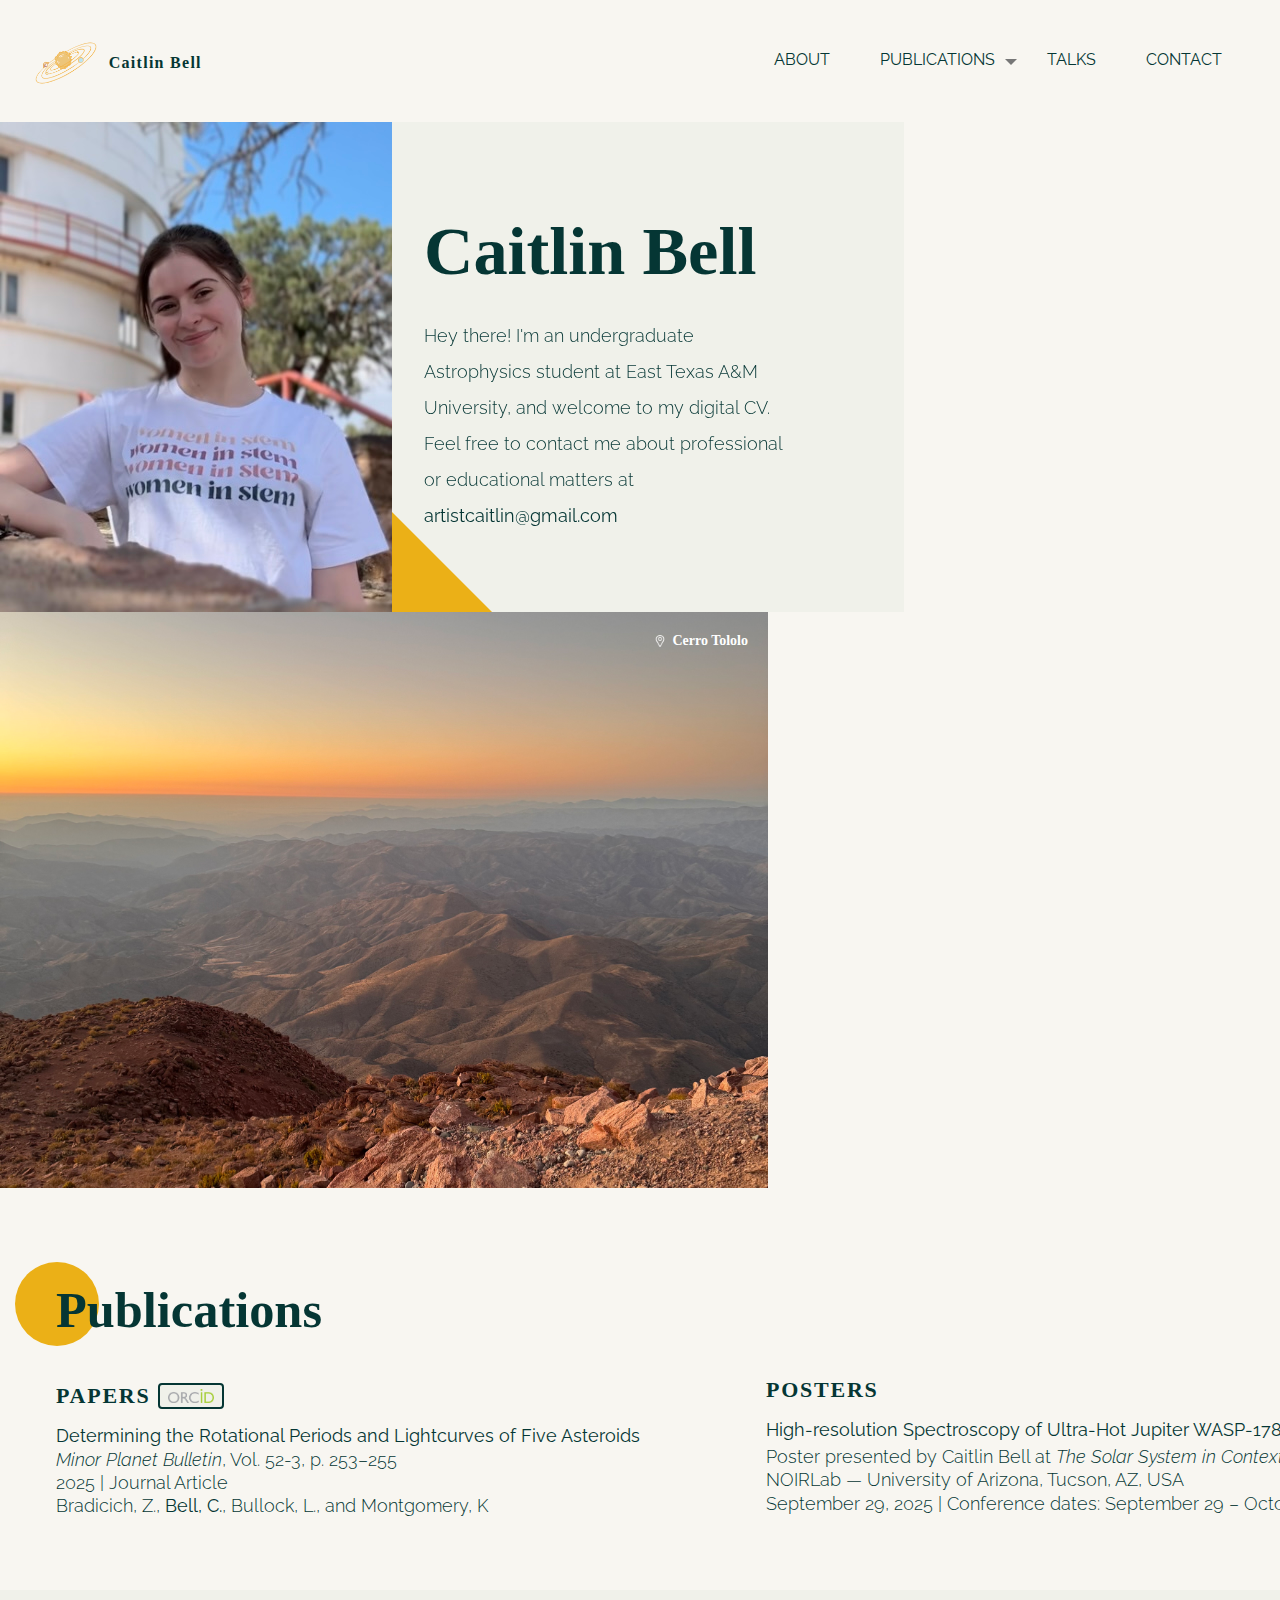
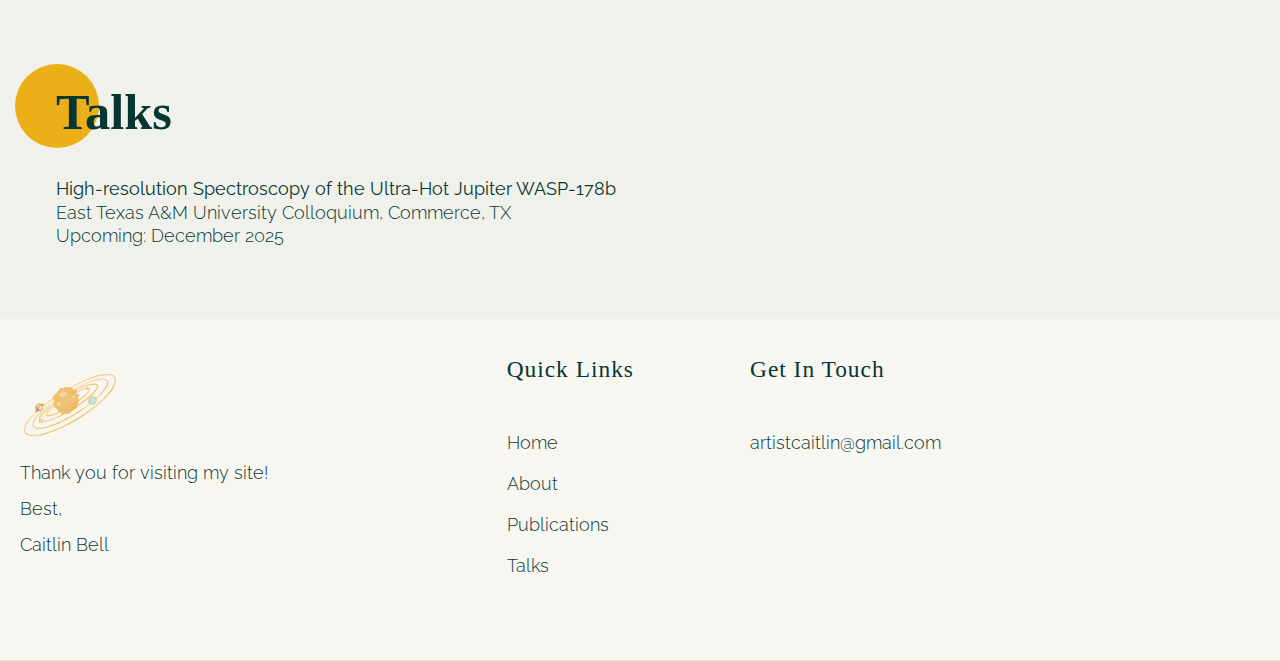
<file: index.html>
<!DOCTYPE html>
	<html lang="en">
	<head>
		<title>Caitlin Bell</title>
		<meta charset="utf-8">
	    <meta http-equiv="X-UA-Compatible" content="IE=edge">
	    <meta name="viewport" content="width=device-width, initial-scale=1.0">
	    <meta name="format-detection" content="telephone=no">
	    <meta name="apple-mobile-web-app-capable" content="yes">
	    <meta name="author" content="">
	    <meta name="keywords" content="">
	    <meta name="description" content="">

	    <link rel="stylesheet" type="text/css" href="css/normalize.css">
	    <link rel="stylesheet" type="text/css" href="fonts/icomoon/icomoon.css">
	    <link rel="stylesheet" type="text/css" href="css/vendor.css">
	    <link rel="stylesheet" type="text/css" href="style.css">

		<link rel="preconnect" href="https://fonts.googleapis.com">
		<link rel="preconnect" href="https://fonts.gstatic.com" crossorigin>
		<link href="https://fonts.googleapis.com/css2?family=Raleway:ital,wght@0,100..900;1,100..900&display=swap" rel="stylesheet">

		<link rel="preconnect" href="https://fonts.googleapis.com">
		<link rel="preconnect" href="https://fonts.gstatic.com" crossorigin>
		<link href="https://fonts.googleapis.com/css2?family=Raleway:ital,wght@0,100..900;1,100..900&display=swap" rel="stylesheet">

		<!-- script
		================================================== -->
		<script src="js/modernizr.js"></script>

	</head>

<body class="bg-body">

<div class="preloader">
  <div class="loader">
    <div class="dot"></div>
    <div class="dot"></div>
    <div class="dot"></div>
  </div>
</div>

<div class="search-box">
  <div class="search-wrap">
    <div class="close-button">
      <i class="icon icon-cancel"></i>
    </div>
    <form id="search-form" class="text-center" action="" method="">
      <input type="text" class="search-input" placeholder="Search..." />
      <i class="icon icon-search"></i>
    </form>
  </div>
</div>

<header id="header">
	<div class="header-wrap">
		<div class="container">
			<div class="row">

				<div class="col-md-2 col-xs-6">
				  <div class="main-logo">
				    <a href="index.html">
				      <img src="images/cute_solar.png" alt="logo">
				    </a>
				    <span class="logo-text">Caitlin Bell</span>
				  </div>
				</div>


				<div class="col-md-10 col-xs-6">
					<nav id="navbar">
						<div class="main-menu stellarnav">
							<ul class="menu-list" id="mainMenu">
							  <li class="menu-item"><a href="#header" class="nav-link">About</a></li>

							  <!-- Publications dropdown -->
							  <li class="menu-item has-sub">
							    <a href="#publications" class="nav-link">Publications</a>
							    <ul>
							      <li>
                      <a href="https://orcid.org/0009-0009-9314-6263" target="_blank" rel="noopener" class="menu-split">
                        <span class="menu-text">Papers</span>
                        <span class="orcid-btn">
                          <img src="images/ORCID_logo.png" alt="ORCID" class="orcid-icon">
                        </span>
                      </a>
                    </li>
							      <li>
							        <!-- Opens the Posters page we’re about to create -->
							        <a href="posters.html" class="nav-link">Posters</a>
							      </li>
							    </ul>
							  </li>

							  <li class="menu-item"><a href="#talks" class="nav-link">Talks</a></li>
							  <li class="menu-item"><a href="#footer" class="nav-link">Contact</a></li>
							</ul>



						</div>
						
						<div class="btn-search">
							<i class="icon icon-search"></i>
						</div>

						<div class="hamburger" id="hamburger"></div>
					</nav>
				</div>

			</div>
		</div>
	</div>	
</header>
<section id="billboard">
	  <img src="images/headshot.jpg" class="profile-photo" alt="Caitlin Bell">
  <div class="banner-content bg-accent">
    <div class="banner-element" data-aos="fade-up">
      <h2 class="banner-title">Caitlin Bell</h2>
      <p>
        Hey there! I'm an undergraduate Astrophysics student at East Texas A&M University,
        and welcome to my digital CV. Feel free to contact me about professional or
        educational matters at <strong>artistcaitlin@gmail.com</strong>
      </p>
    </div>
    <div class="triangle-shape bottom-left"></div>
  </div>

  <div class="banner-holder">
    <img src="images/chile_banner.jpeg" alt="banner" class="banner-image">

    <div class="image-overlay">
      <img src="images/location_icon.png" alt="marker" class="marker-icon">
      <span class="marker-text">Cerro Tololo</span>
    </div>
  </div>

</section>


<button id="scrollToTopBtn">
	<span>Top</span>
</button>

<!-- BEGIN: Publications (replaces the old About section) -->
<section id="publications" class="padding-medium">
  <div class="container">
    <div class="section-header pattern">
      <h2 class="section-title">Publications</h2>
    </div>

		 <div class="row">
		  <!-- LEFT COLUMN -->
		  <div class="col-md-6">
		    <h4 class="sub-title">
				  Papers
				  <a href="https://orcid.org/0009-0009-9314-6263" target="_blank" rel="noopener" class="orcid-btn">
				    <img src="images/ORCID_logo.png" alt="ORCID iD" class="orcid-icon">
				  </a>
				</h4>
		    <article class="pub-item">
		      <p class="pub-citation">
		        <strong>Determining the Rotational Periods and Lightcurves of Five Asteroids</strong><br>
		        <em>Minor Planet Bulletin</em>, Vol. 52-3, p. 253–255<br>
		        2025&nbsp;|&nbsp;Journal Article<br>
		        Bradicich, Z., <strong>Bell, C.</strong>, Bullock, L., and Montgomery, K
		      </p>
		    </article>
		  </div>

		  <!-- RIGHT COLUMN -->
		  <!-- RIGHT COLUMN -->
			<div class="pub-col">
			  <h4 class="sub-title">Posters</h4>

			  <article class="pub-item">
			    <p class="pub-citation">
			      <strong>High-resolution Spectroscopy of Ultra-Hot Jupiter WASP-178b</strong>			    <a href="images/ssic-image.jpeg" class="view-btn image-link" data-lightbox="posters">
  				View
					</a><br>
			      Poster presented by Caitlin Bell at <em>The Solar System in Context</em>,<br>
			      NOIRLab — University of Arizona, Tucson, AZ, USA<br>
			      September&nbsp;29, 2025&nbsp;|&nbsp;Conference dates: September&nbsp;29 – October&nbsp;2, 2025
			    </p>
			  </article>
			</div>

		</div>

  </div>
</section>
<!-- END: Publications -->
<!-- BEGIN: Talks (replaces old Services) -->
<section id="talks" class="bg-accent padding-medium">
  <div class="container">
    <div class="section-header pattern">
      <h2 class="section-title">Talks</h2>
    </div>

    <div class="row">
      <div class="col-md-12">
        <article class="talk-item">
          <p class="talk-citation">
            <strong>High-resolution Spectroscopy of the Ultra-Hot Jupiter WASP-178b</strong><br>
            East Texas A&amp;M University Colloquium, Commerce, TX<br>
            Upcoming: December&nbsp;2025
          </p>
        </article>
      </div>
    </div>
  </div>
</section>
<!-- END: Talks -->




<footer id="footer" class="padding-small">
	<div class="container">
		<div class="row">

			<div class="col-md-4 col-sm-6">
				<div class="company-brand">
					<img src="images/cute_solar.png" alt="logo" class="footer-logo">
					<p>Thank you for visiting my site!<br>
					Best,<br>
					Caitlin Bell</p>
				</div>
			</div>

			<div class="col-md-2 col-sm-6">
        <h5>Quick Links</h5>
        <ul class="menu-list">
          <li class="menu-item"><a href="index.html">Home</a></li>
          <li class="menu-item"><a href="index.html">About</a></li>
          <li class="menu-item"><a href="index.html#publications">Publications</a></li>
          <li class="menu-item"><a href="index.html#talks">Talks</a></li>
        </ul>
      </div>

			<div class="col-md-3 col-sm-6">
        <h5>Get in Touch</h5>
        <ul>
          <li><a class="email">artistcaitlin@gmail.com</a></li>
        </ul>
      </div>
    </div>
  </div>
</footer>

<script src="js/jquery-1.11.0.min.js"></script>
<script src="js/plugins.js"></script>
<script src="js/slideNav.min.js"></script>
<script src="js/script.js"></script>	

</body>

</html>
</file>
<file: fonts/icomoon/icomoon.css>
@font-face {
  font-family: 'icomoon';
  src:  url('fonts/icomoon.eot?r4trvr');
  src:  url('fonts/icomoon.eot?r4trvr#iefix') format('embedded-opentype'),
    url('fonts/icomoon.ttf?r4trvr') format('truetype'),
    url('fonts/icomoon.woff?r4trvr') format('woff'),
    url('fonts/icomoon.svg?r4trvr#icomoon') format('svg');
  font-weight: normal;
  font-style: normal;
  font-display: block;
}

[class^="icon-"], [class*=" icon-"] {
  /* use !important to prevent issues with browser extensions that change fonts */
  font-family: 'icomoon' !important;
  speak: never;
  font-style: normal;
  font-weight: normal;
  font-variant: normal;
  text-transform: none;
  line-height: 1;

  /* Better Font Rendering =========== */
  -webkit-font-smoothing: antialiased;
  -moz-osx-font-smoothing: grayscale;
}

.icon-expert:before {
  content: "\e903";
}
.icon-creative:before {
  content: "\e906";
}
.icon-align-right:before {
  content: "\e902";
}
.icon-search:before {
  content: "\e905";
}
.icon-shopping-cart:before {
  content: "\e907";
}
.icon-target:before {
  content: "\e908";
}
.icon-arrow-left:before {
  content: "\e900";
}
.icon-arrow-right:before {
  content: "\e901";
}
.icon-long-arrow-right:before {
  content: "\e90b";
}
.icon-cancel:before {
  content: "\e904";
}
.icon-linkedin2:before {
  content: "\eaca";
}
.icon-instagram:before {
  content: "\ea92";
}
.icon-paper-plane-o:before {
  content: "\f1d9";
}
.icon-send-o:before {
  content: "\f1d9";
}
.icon-twitter:before {
  content: "\f099";
}
.icon-facebook:before {
  content: "\f09a";
}
.icon-facebook-f:before {
  content: "\f09a";
}
.icon-youtube-play:before {
  content: "\f16a";
}
.icon-behance-square:before {
  content: "\f1b5";
}
.icon-pinterest-p:before {
  content: "\f231";
}
</file>
<file: style.css>
/*
Theme Name: Interiors
Theme URI: https://templatesjungle.com/
Author: TemplatesJungle
Author URI: https://templatesJungle.com/
Description: Interiors is specially designed product packaged for Interior designer website.
Version: 1.1
*/

/*--------------------------------------------------------------
This is main CSS file that contains custom style rules used in this template
--------------------------------------------------------------*/

/*------------------------------------*\
    Table of contents
\*------------------------------------*/

/*------------------------------------------------

CSS STRUCTURE:

1. VARIABLES

2. GENERAL TYPOGRAPHY
  2.1 General Styles
  2.2 Floating & Alignment
  2.3 Forms
  2.4 Lists
  2.5 Code
  2.6 Tables
  2.7 Spacing
  2.8 Utilities
  2.9 Misc
  2.10 Buttons
    - Button Sizes
    - Button Shapes
    - Button Color Scheme
    - Button Aligns
  2.11 Images
    - Image Hover Effects
  2.12 Section
    - Hero Section
    - Section Title
    - Section Paddings
    - Section Margins
    - Section Bg Colors
    - Content colors


3. EXTENDED TYPOGRAPHY
  3.1 Blockquote / Pullquote
  3.2 Dropcap
  3.3 Text Highlights

4. CONTENT ELEMENTS
  4.1 Tabs
  4.2 Accordions
  4.3 Member Grid
  4.4 Product Grid

5. BLOG STYLES
  5.1 Blog Single Post
  5.2 About Author
  5.3 Comments List
  5.4 Comments Form

6. Grid Layout

6. SITE STRUCTURE
  6.1 Preloader
  6.2 Header
    - Logo
    - Header Menu
    - Nav Sidebar
  6.3 Billboard
  6.4 About Me Section
  6.5 Portfolio Section
  6.6 Quotation Section
  6.7 Achievement Section
  6.8 Post Grid Section
  6.9 Testimonials Section
  6.10 Footer
    - Footer Top
    - Footer Bottom
  

7. THIRD PARTY COMPONENTS
  7.1 parallax section
  7.2 Blog Page
  7.3 Page Navigation



/*--------------------------------------------------------------
/** 1. VARIABLES
--------------------------------------------------------------*/
:root {
    /* widths for rows and containers
     */
    --header-height       : 160px;
    --header-height-min   : 80px;
}
/* on mobile devices below 600px
 */
@media screen and (max-width: 600px) {
    :root {
        --header-height : 100px;
        --header-height-min   : 80px;
    }
}
/* Theme Colors */
:root {
    --accent-color       : #053634;
    --secondary-color    : #ebB017;
    --dark-color         : #053634;
    --body-text-color    : #053634;
    --background-color   : #f0f1EA;
    --light-accent-color  : #A4B7B1;
    --light-background-color   : #f8f6f1;
}
/* Fonts */
:root {
    --body-font           : "Raleway", sans-serif;
    --heading-font        : "Playfair Display", Georgia, serif;
}


/*----------------------------------------------*/
/* 2 GENERAL TYPOGRAPHY */
/*----------------------------------------------*/

/* 2.1 General Styles
/*----------------------------------------------*/
*, *::before, *::after {
  -webkit-box-sizing: border-box;
  -moz-box-sizing: border-box;
  box-sizing: border-box;
}
html {
  box-sizing: border-box;
}
body {
  font-family: var(--body-font);
  font-size: 18px;
  font-weight: 300;
  line-height: 2;
  color: var(--body-text-color);
}
body.no-scroll {
    overflow: hidden;
}
a {
  color: var(--accent-color);
  text-decoration: none;
  transition: 0.3s color ease-out;
}
a:hover {
  text-decoration: none;
}
ul, ol {
  margin-top: 0;
  margin-bottom: 10px;
  margin-left: 0;
}
ul ul,
ol ul,
ul ol,
ol ol {
  margin-top: 5px;
  margin-bottom: 0;
}
ul li, ol li {
  margin-bottom: 5px;
  outline: 0;
}
ul li.active a{
  color: #daa556;
}
ul li:last-child,
ol li:last-child {
  margin-bottom: 0;
}
dl {
  margin-top: 0;
  margin-bottom: 2rem;
}
dt,
dd {
  line-height: 1.42857143;
}
dt {
  font-weight: bold;
}
dd {
  margin-left: 0;
}
button, input, select, textarea {
  font-family: inherit;
  font-size: inherit;
  line-height: inherit;
  outline: 0;
}
figure {
  margin: 0;
}
img {
  display: inline-block;
  border: 0;
  max-width: 100%;
  height: auto;
  vertical-align: middle;
}
::selection {
  background: rgba(0,0,0,0.8);
  color: #fff;
  text-shadow: none;
}
::-moz-selection {
  background: rgba(0,0,0,0.8);
  color: #fff;
  text-shadow: none;
}

/* image align */
figure.align-right {
  margin: 30px 0 30px 30px;
}

/* Typography */
/*----------------------------------------------*/

h1, .h1, h2, .h2, h3, .h3, h4, .h4, h5, .h5, h6, .h6 {
  font-family: var(--heading-font);
  color: var(--dark-color);
  line-height: 1.2;
}
h1.light, .h1, h2.light, .h2, h3.light, .h3, h4.light, .h4, h5.light, .h5, h6.light, .h6 {
  color: #fff;
}
h1, h2, h3 {
  margin: 25px 0;
  text-transform: capitalize;
}
h5, h6 {
  letter-spacing: 1px;
}
h1, .h1 {
  font-size: 2.5em;
  line-height: 1.4;
}
h2, .h2 {
  font-size: 1.5em;
  line-height: 1.4;
}
h3, .h3 {
  font-size: 1.4em;
  line-height: 1.4;
}
h4, .h4 {
  font-size: 1.1em;
  line-height: 1.4;
}
h5, .h5 {
  font-size: .83em;
  line-height: 1.25;
}
h6, .h6 {
  font-size: .67em;
  line-height: 1.1;
}
h1 a, h2 a, h3 a, h4 a, h5 a, h6 a {
  font-weight: inherit;
  color: inherit;
  text-decoration: none;
}
p {
   margin: 0 0 20px 0;
}
p:empty {
  display: none;
}
small {
  font-size: 85%;
}
mark {
  background-color: var(--grey-color);
  padding: 0.28rem;
}
dfn, cite, em, i {
  font-style: italic;
}
code, kbd, var {
  font-size: 14px;
}
code {
  background-color:  var(--grey-color);
}
abbr {
  border-bottom: 0.1px dotted #666;
  cursor: help;
}
::placeholder {
    color: #999;
}

/*----------------------------------------------*/
/* 2.1 Floating & Alignment */
/*----------------------------------------------*/

.align-left {
  float: left;
  text-align: left;
}
.align-right {
  float: right;
  text-align: right;
}
.align-center {
  display: block;
  margin-left: auto;
  margin-right: auto;
  text-align: center;
}
/**::after,*/
.container::after,
.row::after,
.clearfix::after {
  display: block;
  clear: both;
  content: "";
}

/** Text Align
--------------------------------------------------------------*/

.text-left {
  text-align: left;
}
.text-right {
  text-align: right;
}
.text-center {
  text-align: center;
}
.text-justify {
  text-align: justify;
}
.text-nowrap {
  white-space: nowrap;
}
.text-lead {
  font-size: 120%;
  line-height: 1.7em;
}
.text-lead strong {
  font-size: 115%;
  font-weight: 500;
}
.text-muted {
  color: var(--secondary-color);
}
.text-pri {
  color: var(--grey-color);
}
.text-hide {
  font: 0/0 a;
  color: transparent;
  text-shadow: none;
  background-color: transparent;
  border: 0;
}

/*------------------------------------------------
/* 2.3 Forms
–––––––––––––––––––––––––––––––––––––––––––––––––– */
input[type="email"],
input[type="number"],
input[type="search"],
input[type="text"],
input[type="tel"],
input[type="url"],
input[type="password"],
textarea,
select {
    height: 50px;
    padding: 6px 15px;
    background-color: var(--light-background-color);
    border: 1px solid #d4d8bd;
    border-radius: 4px;
    box-shadow: none;
    box-sizing: border-box; 
  }
/* Removes awkward default styles on some inputs for iOS */
input[type="email"],
input[type="number"],
input[type="search"],
input[type="text"],
input[type="tel"],
input[type="url"],
input[type="password"],
textarea {
  -webkit-appearance: none;
     -moz-appearance: none;
          appearance: none; }
textarea {
  min-height: 65px;
  padding-top: 6px;
  padding-bottom: 6px; }
input[type="email"]:focus,
input[type="number"]:focus,
input[type="search"]:focus,
input[type="text"]:focus,
input[type="tel"]:focus,
input[type="url"]:focus,
input[type="password"]:focus,
textarea:focus,
select:focus {
  border: 1px solid var(--grey-color);
  outline: 0; }
label,
legend {
  display: block;
  margin-bottom: .5rem;
  font-weight: 600; 
}
fieldset {
  padding: 0;
  border-width: 0; 
}
input[type="checkbox"],
input[type="radio"] {
  display: inline; }
label > .label-body {
  display: inline-block;
  margin-left: .5rem;
  font-weight: normal; }

/*------------------------------------------------
/* 2.4 Lists
–––––––––––––––––––––––––––––––––––––––––––––––––– */
ul {
  list-style: circle inside; }
ol {
  list-style: decimal inside; }
ol, ul {
  padding-left: 0;
  margin-top: 0; }
ul ul,
ul ol,
ol ol,
ol ul {
  margin: 1.5rem 0 1.5rem 3rem;
  font-size: 90%; }
li {
  margin-bottom: 1rem; }

/*------------------------------------------------
/* 2.5 Code
–––––––––––––––––––––––––––––––––––––––––––––––––– */
code {
  padding: .2rem .5rem;
  margin: 0 .2rem;
  font-size: 90%;
  white-space: nowrap;
  background-color: var(--background-color);
  border: 1px solid var(--light-accent-color);
  border-radius: 4px; }
pre > code {
  display: block;
  padding: 1rem 1.5rem;
  white-space: normal; 
  }

/*------------------------------------------------
/* 2.6 Tables
–––––––––––––––––––––––––––––––––––––––––––––––––– */
th,
td {
  padding: 12px 15px;
  text-align: left;
  border-bottom: 1px solid rgba(0,0,0,0.125); }
th:first-child,
td:first-child {
  padding-left: 0; }
th:last-child,
td:last-child {
  padding-right: 0; }

/*------------------------------------------------
/* 2.7 Spacing
–––––––––––––––––––––––––––––––––––––––––––––––––– */
button,
.button {
  margin-bottom: 1rem; }
input,
textarea,
select,
fieldset {
  margin-bottom: 1.5rem; }
pre,
blockquote,
dl,
figure,
table,
ul,
ol,
form {
  margin-bottom: 2.5rem; }

/*------------------------------------------------
/* 2.8 Utilities
–––––––––––––––––––––––––––––––––––––––––––––––––– */
.u-full-width {
  width: 100%;
  box-sizing: border-box; 
}
.u-max-full-width {
  max-width: 100%;
  box-sizing: border-box; 
}
.u-pull-right {
  float: right; 
}
.u-pull-left {
  float: left; 
}
.list-icon i {
  margin-right: 10px;
}
.list-unstyled {
  list-style: none;
}
.txt-fx .letter {
  opacity: 0;
}
.text-uppercase {
  text-transform: uppercase;
}
/* display flex utilities */
.d-flex {
  display: -ms-flexbox !important;
  display: flex !important;
}
.justify-content-between {
  -ms-flex-pack: justify !important;
  justify-content: space-between !important;
}
.align-items-center {
  -ms-flex-align: center !important;
  align-items: center !important;
}
.flex-wrap {
  -ms-flex-wrap: wrap !important;
  flex-wrap: wrap !important;
}
/* disable selction in section title */
.noselect {
  -webkit-touch-callout: none; /* iOS Safari */
    -webkit-user-select: none; /* Safari */
     -khtml-user-select: none; /* Konqueror HTML */
       -moz-user-select: none; /* Old versions of Firefox */
        -ms-user-select: none; /* Internet Explorer/Edge */
            user-select: none; /* Non-prefixed version, currently
                                  supported by Chrome, Edge, Opera and Firefox */
}
/*------------------------------------------------
/* 2.9 Misc
–––––––––––––––––––––––––––––––––––––––––––––––––– */
hr {
  margin-top: 3rem;
  margin-bottom: 3.5rem;
  border-width: 0;
  border-top: 1px solid #E1E1E1; }

/*--------------------------------------------------------------
/** 2.10 Buttons
--------------------------------------------------------------*/
a.btn,
input[type="button"],
input[type="submit"],
input[type="reset"],
input[type="file"],
button {
  background-image: none;
  background: var(--accent-color);
  text-decoration: none !important;
  display: inline-block;
  position: relative;
  border: 1px solid transparent;
  border-radius: 0;
  padding: 1em 1.8em;
  margin-top: 15px;
  font-size: 15px;
  font-weight: 500;
  line-height: normal;
  text-align: center;
  text-transform: uppercase;
  color: #fff;
  z-index: 1;
  cursor: pointer;
  white-space: nowrap;
  vertical-align: middle;
  -webkit-transition: all 0.3s ease-in;
  transition: all 0.3s ease-in;
  -ms-touch-action: manipulation;
  touch-action: manipulation;
  -webkit-user-select: none;
  -moz-user-select: none;
  -ms-user-select: none;
  user-select: none;
}
.btn:hover,
.btn:focus,
input[type="button"]:focus,
input[type="button"]:hover,
input[type="submit"]:focus,
input[type="submit"]:hover,
input[type="reset"]:focus,
input[type="reset"]:hover,
input[type="file"]:focus,
input[type="file"]:hover,
button:focus,
button:hover {
  text-decoration: none;
  outline: 0;
}
.light .btn:hover {
  color: #fff;
}
.btn:last-child {
  margin-right: 0;
}
.btn:active,
.btn.btn-outline-light:active,
.btn.btn-outline-dark:active,
.btn.btn-outline-accent:active,
input[type="button"]:active,
input[type="submit"]:active,
input[type="reset"]:active,
input[type="file"]:active,
button:active {
  outline: 0;
  background-image: none;
  -webkit-box-shadow: inset 0 1px 3px rgba(0, 0, 0, 0.3);
  box-shadow: inset 0 1px 3px rgba(0, 0, 0, 0.3);
}
.btn.disabled,
.btn[disabled],
fieldset[disabled] .btn {
  cursor: not-allowed;
  opacity: 0.65;
  box-shadow: none;
}
a.btn.disabled,
fieldset[disabled] a.btn {
  pointer-events: none;
}

/* - Button Sizes
------------------------------------------------------------- */
.btn.btn-small {
  padding: 0.325em 1.7em;
  font-size: 0.65em;
}
.btn.btn-medium {
  padding: 0.5em 1.75em;
  font-size: 0.75em;
}
.btn.btn-large {
  padding: 1em 2.5em;
}
.btn.btn-xlarge {
  padding: 1.5em 2.7em;
  font-size: 0.9em;
}
.btn.btn-image {
  background-color: transparent;
  padding: 0;
  max-height: 50px;
}
.btn.btn-image img {
  max-height: 50px;
}

/* - Button Shapes
------------------------------------------------------------- */
.btn.btn-rounded,
.btn.btn-rounded::after {
  border-radius: 4px;
}
.btn.btn-pill,
.btn.btn-pill::after {
  border-radius: 2em;
}
/* button outline */
.btn.btn-outline-dark,
.btn.btn-outline-light,
.btn.btn-outline-accent {
  background: transparent;
  text-shadow: none;
  box-shadow: none;
}
.btn.btn-outline-dark:hover::after,
.btn.btn-outline-light:hover::after {
  background-color: transparent;
}
.btn.btn-outline-dark {
  border-color: rgba(0,0,0,1);
  color: var(--dark-color);
}
.btn.btn-outline-dark:hover {
  background: var(--dark-color);
  border-color: var(--dark-color);
  color: #fff;
}
.btn.btn-outline-light {
  border-color: rgba(255,255,255,0.5);
  color: #fff;
}
.btn.btn-outline-light:hover {
  background: rgba(255,255,255,.045);
  background: #fff;
  border-color: #fff;
  color: var(--dark-color);
}
.btn.btn-outline-accent {
  background: transparent;
  border-color: var(--light-accent-color);
  color: var(--accent-color);
}
.btn.btn-outline-accent:hover {
  border-color: var(--dark-color);
  color: var(--dark-color) !important;
}
.btn.btn-full {
  display: block;
  margin: .85em 0;
  width: 100%;
  text-align: center;
}

/* button with line */
.btn-with-icon {
  color: #fff;
  position: relative;
}
.btn-with-icon:after {
  content: "\e900";
  font-family: "icomoon";
  position: absolute;
  top: 17px;
  right: -16px;
  width: 50%;
  z-index: 9;
  transition: 0.3s ease-out;
}
.btn-with-icon:hover {
  color: #fff;
}
.btn-with-icon:hover:after {
  width: 30%;
  right: -41px;
}

/* - Buttons Color Scheme
------------------------------------------------------------- */
.btn.btn-common {
  background: var(--accent-color);
  color: #fff;
}
.btn.btn-common:hover {
  background: #151515;
  color: #fff;
}
.btn.btn-accent {
  color: #fff;
  background-color: var(--accent-color);
}
.btn.btn-accent:hover {
  color: #fff !important;
  background-color: var(--secondary-color);
}
.btn.btn-gray,
.btn.btn-grey {
  background: #9e9e9e;
  color: #fff;
}
.btn.btn-black {
  background: #111;
  color: #fff;
}
.btn.btn-black:hover {
  background-color: var(--light-background-color);
  color: #121212;
}
.btn.btn-accent-arrow .icon {
  font-size: 0.8em;
  padding-left: 10px;
}

/* - Buttons Aligns
------------------------------------------------------------- */
.btn-left{
  text-align: left;
  display: block;
}
.btn-center{
  text-align: center;
  display: block;
}
.btn-right{
  text-align: right;
  display: block;
}

/*----------------------------------------------*/
/* 2.11 Images */
/*----------------------------------------------*/


/*--- Image Dimension
-----------------------------------------------*/
img.banner-image {
    width: 100%;
    height: 814px;
    object-fit: cover;
}
img.single-image {
    width: 100%;
    height: auto;
}
img.vertical-image {
    width: 100%;
    height: 552px;
    object-fit: cover;
}
img.portfolio-image {
    width: 100%;
    height: 360px;
    object-fit: cover;
}
img.subscribe-image {
    width: 100%;
    object-fit: cover;
}
img.post-image {
    width: 100%;
    height: auto;
    object-fit: cover;
}
img.commentor-image {
    width: 100px;
    height: 100px;
    border-radius: 50%;
}
img.member-image {
    width: 100%;
    height: 360px;
    object-fit: cover;
}

/*--- Image hover Effects
-----------------------------------------------*/
.image-hvr-effect {
  display: flex;
  overflow: hidden;
}
.image-hvr-effect img {
  transform: scale(1.1);
  will-change: transform;
  transition: transform 0.65s cubic-bezier(0.25, 0.46, 0.45, 0.94);
  z-index: 0;
}
.image-hvr-effect:hover img {
  transform: scale(1);
}

/*----------------------------------------------*/
/* 3. Section */
/*-----------------------------------------------------------*/

/* Hero section
/*----------------------------------------------*/
.hero-section .hero-content {
    padding-top: 18em;
    padding-bottom: 10em;
    display: flex;
    align-items: center;
}
.hero-section {
    position: relative;
    color: #fff;
}
.hero-section::after {
    content: '';
    position: absolute;
    width: 100%;
    height: 100%;
    top: 0;
    left: 0;
    background: rgba(39,39,39,0.4);
    z-index: -1;
}
.hero-section,
.hero-section h1,
.hero-section a,
.hero-section a:hover {
    color: #fff;
}
.hero-section h1 {
    font-size: 4em;
}

@media only screen and (max-width: 768px) {
  .hero-section h1 {
      font-size: 2em;
  }
  .hero-section .hero-content {
      padding-top: 12em;
      padding-bottom: 6em;
  }
}


/*--- Section Title
-----------------------------------------------*/
.section-header {
    position: relative;
}
.section-title {
    font-size: 2.8em;
    font-weight: 600;
    line-height: 1;
    margin-bottom: 40px;
    position: relative;
    z-index: 0;
}
.pattern .section-title:before {
    content: "";
    background: var(--secondary-color);
    width: 84px;
    height: 84px;
    border-radius: 50%;
    position: absolute;
    top: -23px;
    left: -41px;
    z-index: -1;
}
.pattern.center-align .section-title:before {
    left: -261px;
    right: 0;
    margin: 0 auto;
}
h4.sub-title {
    font-size: 1.1em;
    font-family: "Raleway", sans-serif;
    font-weight: 400;
    color: #053634;
    margin-bottom: 20px;
    text-transform: capitalize;
}


/* - Section Padding
--------------------------------------------------------------*/
.padding-xsmall {
  padding-top: 0.5em;
  padding-bottom: 0.5em;
}
.padding-small {
  padding-top: 2em;
  padding-bottom: 2em;
}
.padding-medium {
  padding-top: 4em;
  padding-bottom: 4em;
}
.padding-large {
  padding-top: 7em;
  padding-bottom: 7em;
}
.padding-xlarge {
  padding-top: 9.5em;
  padding-bottom: 9.5em;
}
.padding-2xlarge {
  padding-top: 15em;
  padding-bottom: 15em;
}

/* no padding */
.no-padding-bottom {
  padding-bottom: 0 !important;
}
.no-padding-top {
  padding-top: 0 !important;
}

/* - Section margin
--------------------------------------------------------------*/
.margin-small {
  margin-top: 3em;
  margin-bottom: 3em;
}
.margin-medium {
  margin-top: 4.5em;
  margin-bottom: 4.5em;
}
.margin-large {
  margin-top: 6em;
  margin-bottom: 6em;
}
.margin-xlarge {
  margin-top: 7.5em;
  margin-bottom: 7.5em;
}

@media only screen and (max-width: 768px) {
  .margin-small,
  .margin-medium,
  .margin-large,
  .margin-xlarge {
    margin-top: 1em;
    margin-bottom: 1em;
  }
}

/* - Section bg colors
--------------------------------------------------------------*/
.bg-body {
  background-color: var(--light-background-color);
}
.bg-accent {
  background-color: var(--background-color);
}
.bg-secondary {
  background-color: var(--secondary-color);
}


/* - Content colors
--------------------------------------------------------------*/
.content-light h1, .content-light h2, .content-light h3, .content-light h4, .content-light h5, .content-light h6 {
  color: var(--light-heading-color);
}
.content-light a,
.content-light {
  color: var(--light-text-color);
}
.content-light a:hover {
  color: var(--light-text-color);
}
.content-light h1, .content-light h2, .content-light h3, .content-light h4, .content-light h5, .content-light h6 {
  color: var(--light-heading-color);
}
.content-light a,
.content-light {
  color: var(--light-text-color);
}
.content-light a:hover {
  color: var(--light-text-color);
}


/*====================================================================*/
/* 4. EXTENDED TYPOGRAPHY */
/*====================================================================*/
/*----------------------------------------------*/
/* 4.1 Blockquote /Pullquote */
/*----------------------------------------------*/
.single-post .content p:first-child, 
.quote blockquote, blockquote, 
.single-post .content blockquote p, 
.pullquote-right, 
.pullquote-left {
    font-size: 24px;
    line-height: 1.4em;
    font-weight: 400;
    font-family: var(--heading-font);
    font-style: italic;
    margin: 0 0 20px;
    padding: 20px 40px;
    background-color: var(--background-color);
}
.pullquote-right, .pullquote-left {
  width: 40%;
} 
blockquote cite {
  display: block;
  font-size: 0.8em;
  margin-top: 20px;
  font-style: italic;
}
.pullquote-left {
  float: left;
  margin: 20px 20px 20px 0;
} 
.pullquote-right {
  float: right;
  margin: 20px 0 20px 20px;
}

/*----------------------------------------------*/
/* 4.2 Dropcap */
/*----------------------------------------------*/
.dropcap {
  display: inline-block; 
  margin: 20px;
  font-size: 4em;
  font-weight: bolder;
  text-transform: uppercase;
  text-align: center;
  color: #111;
  float: left;
} 
.dropcap.colored {
  color: #2bcaae;
}

/*----------------------------------------------*/
/* 4.3 Text Highlights */
/*----------------------------------------------*/
.highlight {
  background: var(--accent-color);
  color: #fff;
  padding: 1px 5px;
}
.highlight.light {
  background: #ffff99;
  color: #101010;
} 
.highlight.dark { background: #333; }


/*----------------------------------------------*/
/* 4.4 Text Animation */
/*----------------------------------------------*/
.text-animation {
  overflow: hidden; 
  white-space: pre-line;
  border-right: solid 5px rgba(255,255,255,.75);
}

/* Animation */
.text-animation {
  animation: animated-text 4s linear 1s 1 normal both,
             animated-cursor 600ms linear infinite;
}

/* text animation */
@keyframes animated-text{
  from{width: 0;}
  to{width: 650px;}
}

/* cursor animations */
@keyframes animated-cursor{
  from{border-right-color: rgba(255,255,255,.75);}
  to{border-right-color: transparent;}
}


/*====================================================================*/
/* 5. CONTENT ELEMENTS */
/*====================================================================*/

/*--------------------------------------------------------------
/** 5.1 General Tabs
--------------------------------------------------------------*/
.nav {
  display: flex;
  flex-wrap: wrap;
  padding-left: 0;
  margin-bottom: 0;
  list-style: none;
}

.nav-link {
  display: block;
  padding: 0.5rem 1rem;
  text-decoration: none;
  transition: color 0.15s ease-in-out, background-color 0.15s ease-in-out, border-color 0.15s ease-in-out;
}
@media (prefers-reduced-motion: reduce) {
  .nav-link {
    transition: none;
  }
}
.nav-link:hover, .nav-link:focus {
  color: var(--accent-color);
}
.nav-link.disabled {
  color: #6c757d;
  pointer-events: none;
  cursor: default;
}
.nav-tabs {
  border-bottom: 1px solid #dee2e6;
}
.nav-tabs .nav-link {
  color: #999;
  padding: 10px 30px;
  margin-bottom: -1px;
  background: none;
  border: 1px solid transparent;
  border-top-left-radius: 0.25rem;
  border-top-right-radius: 0.25rem;
}
.nav-tabs .nav-link:hover, .nav-tabs .nav-link:focus {
  border-color: #e9ecef #e9ecef #dee2e6;
  isolation: isolate;
}
.nav-tabs .nav-link.disabled {
  color: #6c757d;
  background-color: transparent;
  border-color: transparent;
}
.nav-tabs .nav-link.active,
.nav-tabs .nav-item.show .nav-link {
  color: #495057;
  background-color: transparent;
  border-color: #dee2e6 #dee2e6 #fff;
}
.nav-tabs .dropdown-menu {
  margin-top: -1px;
  border-top-left-radius: 0;
  border-top-right-radius: 0;
}

.nav-pills .nav-link {
  background: none;
  border: 0;
  border-radius: 0.25rem;
}
.nav-pills .nav-link.active,
.nav-pills .show > .nav-link {
  color: #fff;
  background-color: #0d6efd;
}

.nav-fill > .nav-link,
.nav-fill .nav-item {
  flex: 1 1 auto;
  text-align: center;
}

.nav-justified > .nav-link,
.nav-justified .nav-item {
  flex-basis: 0;
  flex-grow: 1;
  text-align: center;
}

.nav-fill .nav-item .nav-link,
.nav-justified .nav-item .nav-link {
  width: 100%;
}

.bootstrap-tabs .tab-content {
  padding: 20px 0;
}
.bootstrap-tabs .tab-content > .tab-pane {
  display: none;
}
.bootstrap-tabs .tab-content > .active {
  display: block;
}

/** 5.2 Accordions
--------------------------------------------------------------*/
.collapse:not(.show) {
  display: none;
}
.collapsing {
  height: 0;
  overflow: hidden;
  transition: height 0.35s ease;
}
@media (prefers-reduced-motion: reduce) {
  .collapsing {
    transition: none;
  }
}
.accordion-button {
  position: relative;
  display: flex;
  align-items: center;
  width: 100%;
  padding: 1rem 0;
  font-size: 1rem;
  color: var(--accent-color);
  text-align: left;
  background-color: var(--light-background-color);
  border: 0;
  border-radius: 0;
  box-shadow: none;
  overflow-anchor: none;
  transition: color 0.15s ease-in-out, background-color 0.15s ease-in-out, border-color 0.15s ease-in-out, box-shadow 0.15s ease-in-out, border-radius 0.15s ease;
}
@media (prefers-reduced-motion: reduce) {
  .accordion-button {
    transition: none;
  }
}
.accordion-button:not(.collapsed) {
  color: var(--accent-color);
}
.accordion-button:not(.collapsed)::after {
  background-image: url("data:image/svg+xml,%3csvg xmlns='http://www.w3.org/2000/svg' viewBox='0 0 16 16' fill='%230c63e4'%3e%3cpath fill-rule='evenodd' d='M1.646 4.646a.5.5 0 0 1 .708 0L8 10.293l5.646-5.647a.5.5 0 0 1 .708.708l-6 6a.5.5 0 0 1-.708 0l-6-6a.5.5 0 0 1 0-.708z'/%3e%3c/svg%3e");
  transform: rotate(-180deg);
}
.accordion-button::after {
  flex-shrink: 0;
  width: 1.25rem;
  height: 1.25rem;
  margin-left: auto;
  content: "";
  background-image: url("data:image/svg+xml,%3csvg xmlns='http://www.w3.org/2000/svg' viewBox='0 0 16 16' fill='%23212529'%3e%3cpath fill-rule='evenodd' d='M1.646 4.646a.5.5 0 0 1 .708 0L8 10.293l5.646-5.647a.5.5 0 0 1 .708.708l-6 6a.5.5 0 0 1-.708 0l-6-6a.5.5 0 0 1 0-.708z'/%3e%3c/svg%3e");
  background-repeat: no-repeat;
  background-size: 1.25rem;
  transition: transform 0.2s ease-in-out;
}
@media (prefers-reduced-motion: reduce) {
  .accordion-button::after {
    transition: none;
  }
}
.accordion-button:hover {
  z-index: 2;
}
.accordion-button:focus {
  z-index: 3;
  outline: 0;
  box-shadow: none;
}
.accordion-header {
  margin-bottom: 0;
}
.accordion-item {
  background-color: var(--light-background-color);
  border-bottom: 1px solid rgba(0, 0, 0, 0.125);
}
.accordion-body {
  padding: 1rem 0;
}
.accordion-flush .accordion-collapse {
  border-width: 0;
}
.accordion-flush .accordion-item {
  border-right: 0;
  border-left: 0;
  border-radius: 0;
}
.accordion-flush .accordion-item:first-child {
  border-top: 0;
}
.accordion-flush .accordion-item:last-child {
  border-bottom: 0;
}
.accordion-flush .accordion-item .accordion-button {
  border-radius: 0;
}


/*====================================================================*/
/* 6. BLOG STYLES */
/*====================================================================*/

/* 6.1 Blog Single Post
------------------------------------------*/
/* breadcrumbs */
.breadcrumbs span {
  display: inline-block;
}

/* 6.2 Blog Single Post
------------------------------------------*/
.sidebar .recent-post {
    padding: 50px;
}
.sidebar .recent-post h3.widget-title {
    margin: 0;
}
.sidebar .recent-post li {
    line-height: 1.5;
    margin: 0;
    padding: 20px 0;
    border-bottom: 1px solid #d6d4ce;
    list-style: none;
}

/* 6.3 About Author
------------------------------------------*/
.author-post {
  padding-left: 30px;
}
.author-post h4 {
  font-weight: 500;
  text-transform: none;
}

/* 6.4 Comments List
------------------------------------------*/
.comment-list .comment-item {
    display: flex;
}
.comment-item .comment-meta {
    display: flex;
    align-items: baseline;
}
.comment-meta span.meta-date {
  font-size: 13px;
  padding: 10px;
}
.comments-wrap .child-comments {
  padding-left: 50px;
}

/* 6.5 Comments Form
------------------------------------------*/
.comment-respond .comment-form {
  display: flex;
}


/*----------------------------------------------*/
/* 7. SITE STRUCTURE */
/*----------------------------------------------*/

/* 7.1 Preloader */

*.preloader {
    width:100%;
    height:100%;  
    position:fixed;
    z-index:20;
    background: var(--light-background-color);
    display: flex;
    justify-content: center;
    align-items: center;
}
.preloader:last-child {
  margin-right: 0;
}
.dot {
  display: inline-block;
  width: 15px;
  height: 15px;
  border-radius: 15px;
  background-color: var(--secondary-color);
  animation: loader 5s infinite ease-out;
}

@keyframes loadingInner {
  0% {
    transform: translate(0, 0);
  }
  50% {
    transform: translate(0, 15px);
  }
  100% {
    transform: translate(0, 0);
  }
}

/* =Animate the stuff
------------------------ */
.loader .dot:nth-last-child(1) {
  animation: loadingInner 0.6s 0.1s linear infinite;
}
.loader .dot:nth-last-child(2) {
  animation: loadingInner 0.6s 0.2s linear infinite;
}
.loader .dot:nth-last-child(3) {
  animation: loadingInner 0.6s 0.3s linear infinite;
}


/*--------------------------------------------------------------
/** 7.2 Header
--------------------------------------------------------------*/

/* search box */
.search-box {
    position: relative;
    background: var(--dark-color);
    width: 100%;
    height: 0px;
    overflow: hidden;
    transition: height 0.3s ease-out;
 } 
.search-box.active {
    height: 140px;
}
.search-box #search-form {
    margin: 0;
}
.search-box .icon-search {
    margin-left: -60px;
}
.search-box input.search-input {
    font-size: 1.2em;
    color: var(--light-color);
    width: 40%;
    min-width: 420px;
    padding: 30px;
    margin-top: 35px;
    border-radius: 80px;
    border-color: rgb(255 255 255 / 30%);
}
.close-button {
    position: absolute;
    top: 40px;
    right: 60px;
    color: aliceblue;
    cursor: pointer;
}
/* - Main Navigation
------------------------------------------------------------- */
#header .container {
    width: 98%;
}
#header .header-wrap {
    padding-top: 30px;
} 
#header .header-wrap ul.menu-list {
    display: flex;
    list-style: none;
    margin: 0;
}
nav#navbar {
    display: flex;
    align-items: baseline;
    justify-content: end;
    margin-top: 20px;
}
.main-menu {
    display: flex;
    justify-content: flex-end;
}
.main-menu.stellarnav.desktop li.has-sub > ul > li > a {
    padding: 14px 20px;
    background: #f8f6f1;
    border-bottom: 1px solid #e9e9e5;
    text-transform: capitalize;
    font-weight: 400;
}
.main-menu.stellarnav.desktop li.has-sub > ul > li > a:hover {
    border-color: var(--secondary-color);
}
.main-menu ul.menu-list a {
    font-family: "Raleway", sans-serif;
    font-size: 16px;
    font-weight: 400;
    color: #053634;
    padding: 0 25px 50px;
    text-transform: uppercase;
    border-bottom: 3px solid rgba(235,176,23,0);
    transition: 0.3s ease-in-out;
}
.main-menu ul.menu-list a.active,
.main-menu ul.menu-list a:hover {
    border-bottom: 3px solid rgba(235,176,23,1);
}
header .btn-search {
    padding: 0 20px;
    cursor: pointer;
}
header .hamburger {
    display: none;
}
header .hamburger .bar {
    display: block;
    width: 25px;
    height: 3px;
    margin: 5px auto;
    -webkit-transition: all 0.3s ease-in-out;
    transition: all 0.3s ease-in-out;
    background-color: #053634;
}

@media only screen and (max-width: 1200px) {
    nav#navbar {
      margin-top: 0;
    }
    header .btn-search {
      padding: 10px;
      margin-right: 10px;
      font-size: 26px;
      line-height: 1em;
    }
        .main-menu ul.menu-list {
        position: fixed;
        top: -500px;
        left: 0;
        width: 100%;
        flex-direction: column;
        text-align: center;
        transition: 0.8s;
        z-index: 9;
    }
    .main-menu ul.menu-list .nav-link,
    #navbar .search-bar {
        display: none;
    }
    .main-menu ul.menu-list.responsive .nav-link {
        display: block;
    }
    .main-menu ul.menu-list.responsive {
        top: 0;
        padding-top: 100px;
        height: 100%;
        background-color: rgba(0,0,0,0.8);
    }
    .main-menu ul.menu-list.responsive a {
        font-size: 2.5em;
        color: #fff;
        border-bottom: none;
        padding: 0;
    }
    .main-menu ul.menu-list.responsive a:hover {
        color: #ebb017;
    }
    header .hamburger {
        display: block;
        background: #053634;
        padding: 10px;
        cursor: pointer;
    }
    .hamburger.active .bar:nth-child(2) {
        opacity: 100;
    }

    .hamburger.active .bar:nth-child(1) {
        transform: translateY(8px) rotate(45deg);
    }

    .hamburger.active .bar:nth-child(3) {
        transform: translateY(-8px) rotate(-45deg);
    }
 }


/* - Search Form
------------------------------------------------------------- */
#header .search-button {
    order: 1;
    color: #053634;
}
#header.show .search-box {
    max-height: 40px;
    opacity: 1;
}
#header .search-box {
    position: absolute;
    top: 46px;
    right: 10px;
    width: 100%;
    height: 100%;
    max-height: 0;
    max-width: 300px;
    min-width: 300px;
    z-index: 999;
    -webkit-transform: translateY(100%);
    transform: translateY(100%);
    -webkit-transition: all .3s;
    transition: all .3s;
    overflow: hidden;
}
#header.show .search-box .search-input {
    opacity: 1;
}
#header .search-box .search-input {
    width: 100%;
    height: 100%;
    font-weight: 300;
    color: #000;
    padding-left: 20px;
    background: #f0f1ea;
    border: 1px solid #d0d3b9;
}


/*----- Billboard
--------------------------------------------------------------*/
#billboard .slider-item {
    display: flex;
}
#billboard .banner-content {
    width: 40%;
    padding: 195px 0 80px 170px;
    position: relative;
}
#billboard .banner-element {
    width: 80%;
}
.banner-content h2.banner-title {
    font-size: 3.8em;
    line-height: 1.2;
    font-weight: 600;
    color: #053634;
    text-transform: capitalize;
}
#billboard .banner-content p {
    margin-bottom: 15px;
}
#billboard .banner-holder {
    width: 60%;
}
.main-slider .slick-dots {
    position: absolute;
    flex-wrap: wrap;
    width: 5%;
    right: 139px;
    bottom: 325px;
}
.main-slider .slick-dots li {
    width: 5%;
    display: flex;
    cursor: pointer;
    margin-bottom: 50px;
}
.main-slider .slick-dots li button {
    font-size: 2em;
    color: #fff;
    cursor: pointer;
    position: relative;
    opacity: 0.8;
}
.main-slider .slick-dots li button:before {
    content: "";
    font-size: 0;
    border-bottom: 3px solid #fff;
    width: 18px;
    position: absolute;
    top: -8px;
    right: 0;
    left: 30px;
    opacity: 1;
    transition: width 0.3s ease-out;
}
.main-slider .slick-dots li button:hover,
.main-slider .slick-dots li button:hover:before,
.main-slider .slick-dots li button:focus,
.main-slider .slick-dots li button:focus:before {
    width: 35px;
    opacity: 1;
}

@media only screen and (max-width: 1340px) {
  #billboard .banner-content {
      padding: 80px 0 80px 80px;
  }
}
@media only screen and (max-width: 999px) {
  #billboard .slider-item {
      flex-wrap: wrap;
      flex-direction: column-reverse;
  }
  .main-slider .slick-dots {
      top: 100px;
  }
  img.banner-image {
      height: 500px;
  }
  #billboard .banner-content {
      width: 100%;
      margin-bottom: 30px;
  }
  #billboard .banner-holder {
      width: 100%;
  }
}

@media only screen and (max-width: 699px) {
  #billboard .slider-item {
      flex-wrap: wrap;
  }
  #billboard .banner-content {
      width: 100%;
      padding: 80px 0 80px 30px;
      margin-left: 0;
  }
  .banner-content h2.banner-title {
      font-size: 2.3em;
  }
  #billboard .banner-holder {
      margin-left: 0;
  }
  .main-slider .slick-dots {
      bottom: 545px;
  }
}


/*----- Brand Collection Section
--------------------------------------------------------------*/
#brand-collection {
    border-bottom: 1px solid #E5E7DD;
    margin-bottom: 160px;
}
#brand-collection .brand-content {
    display: flex;
    flex-wrap: wrap;
    justify-content: space-between;
}
#brand-collection img {
    object-fit: contain;
    margin: 14px;
}

/*----- About Me Section
--------------------------------------------------------------*/
#about .detail-entry {
    margin: 90px 0 0 90px;
}

@media only screen and (max-width: 799px) {
  img.single-image {
      height: auto;
  }
  #about .detail-entry {
      margin-top: 100px;
  }
}

/*----- Services Section
--------------------------------------------------------------*/
#services {
    position: relative;
    padding-left: 2em;
}
#services .detail-wrap {
    margin-right: 20px;
    margin-bottom: 50px;
}
#services ul.tabs {
    display: flex;
    justify-content: space-between;
    padding: 35px 30px; 
    list-style-type: decimal-leading-zero;
}
#services ul.tabs li {
    font-size: 0.9em;
    line-height: 1.5;
    width: 29%;
    display: list-item;
    padding-right: 15px;
    border-right: 1px solid #E0E2D8;
    opacity: 0.4;
    transition: opacity 0.3s ease-out;
}
#services ul.tabs li.active {
    opacity: 1;
}
#services ul.tabs li:last-child {
    border-right: none;
    padding-right: 0;
}

/*----- Portfolio Section
--------------------------------------------------------------*/
#portfolio {
    position: relative;
}
#portfolio .portfolio-content {
    margin-top: 80px;
}
#portfolio .portfolio-content .portfolio-item {
    margin-bottom: 50px;
}
#portfolio .portfolio-content .portfolio-item.align-style {
    margin-top: -30px;
}
#portfolio h3.item-title {
    font-weight: 500;
    padding-left: 15px;
}

@media only screen and (max-width: 991px) {
  img.portfolio-image {
      height: auto;
  }
}


/*----- Testimonial Section
--------------------------------------------------------------*/
#testimonial {
    padding-left: 2em;
}
#testimonial .testimonial-grid {
    margin-top: 80px;
}
#testimonial .testimonial-item .quote-boxed {
    border: 1px solid #EBE8E0;
    padding: 35px;
}
#testimonial .author-detail {
    position: relative;
    margin-left: 100px;
}
#testimonial .author-detail:before {
    content: "";
    width: 70px;
    height: 2px;
    position: absolute;
    top: 18px;
    left: -100px;
    border-top: 1px solid #DDDFD5;
}
.author-detail .author-name {
    font-family: "Playfair Display", Georgia, serif;
}
.author-detail .author-profession {
    font-size: 0.8em;
}
#testimonial .slick-dots {
    bottom: -55px;
    z-index: 9;
}
.slick-dots li button:before {
    font-size: 50px;
    color: #D7DAC6;
    opacity: 1;
}

/*----- Newsletter Section
--------------------------------------------------------------*/
#subscribe .subscribe-content {
    margin-top: 200px;
    margin-left: 80px;
}
#subscribe form#form {
    display: flex;
    align-items: baseline;
    margin-top: 50px;
}
#subscribe input[type="text"] {
    width: 100%;
    height: 60px;
    background: transparent;
    border: 1px solid #B5C3BE;
    font-style: italic;
    padding-left: 15px;
}
#subscribe button.btn-subscribe {
    height: 60px;
    margin: 0;
}
#subscribe button.btn-subscribe:hover {
    background: var(--secondary-color);
}

@media only screen and (max-width: 600px) {
  #subscribe form#form {
      flex-wrap: wrap;
  }
  #subscribe button.btn-subscribe {
      width: 100%;
  }
}


/*----- Articles Section
--------------------------------------------------------------*/
#latest-blog {
    position: relative;
}
#latest-blog .post-grid {
    margin-top: 80px;
}
#latest-blog .image-holder {
    margin-bottom: 20px;
}
#latest-blog .post-item {
    padding-left: 20px;
    margin-bottom: 50px;
}
.post-item h3.post-title {
    font-weight: 500;
    margin: 0;
}


/*----- Contact Section
--------------------------------------------------------------*/
#contact p {
    width: 87%;
}

/*----- Footer Section
--------------------------------------------------------------*/
footer#footer {
    border-bottom: 1px solid #E5E7DD;
}
#footer .footer-item {
    width: 30%;
    margin-right: 115px;
}
/* Footer logo: correct selector + force sizing */
#footer .company-brand .footer-logo {
  height: 100px !important;   /* adjust to taste: 40–70px */
  width: auto !important;
  display: block;
  margin-bottom: 0px;        /* keep your spacing */
}

}
#footer .footer-item p {
    width: 80%;
}
#footer h5 {
    font-size: 1.3em;
    font-weight: 500;
    margin-top: 0;
    margin-bottom: 40px;
    text-transform: capitalize;
}
#footer ul li {
    list-style: none;
}
#footer-bottom ul {
    display: flex;
    justify-content: end;
    margin: 0;
}
#footer-bottom p {
     margin: 0;
}
#footer-bottom .social-links li {
    margin-right: 30px;
    list-style: none;
}

@media only screen and (max-width: 991px) {  
  #footer-bottom p {
      text-align: center;
  }
  #footer-bottom ul {
      justify-content: center;
  }
}


/*--------------------------------------------------------------
/**  About Us Page
--------------------------------------------------------------*/

/*-- Feature Icon 
----------------*/
#interiors-features .features-item {
    text-align: center;
    margin-bottom: 40px;
}
#interiors-features .features-item i.icon {
    font-size: 3em;
    color: #ebb017;
}
#interiors-features .features-item h3.feature-title {
    font-size: 1.2em;
    line-height: 1.4;
}

/*-- Team Member 
----------------*/
.team-member .member-details {
    margin-top: 20px;
}
.member-details h4.member-title {
  margin: 0;
}
.member-slider .slick-dots {
    bottom: -80px;
}
.our-team .team-member {
    margin-right: 20px;
}


/*--------------------------------------------------------------
/** . Blog Page
--------------------------------------------------------------*/
.blog-page .post-grid .post-item {
    border-bottom: 2px solid #eeeeee;
}
.blog-page .post-grid .post-media {
    margin-bottom: 20px;
}
.blog-page .post-grid .post-meta {
    margin-bottom: 20px;
}
.blog-page .post-grid .meta-date {
    display: block;
    line-height: 1;
    padding: 12px 10px;    
    color: #053634;
}
.blog-page .post-grid .meta-date strong {
    font-size: 35px;
}
.blog-page .post-grid .post-content h2.post-title {
    margin: 0 0 20px;
}
.blog-page .post-grid .post-item:nth-child(2n+2) .row {
    flex-direction: row-reverse;
}

@media only screen and (max-width: 991px) {  
  .blog-page .post-grid .post-item:nth-child(2n+2) .row {
      flex-direction: inherit;
  }
}

/*--------------------------------------------------------------
/**  Contact Us Page
--------------------------------------------------------------*/
.contact-page .contact-detail {
    display: flex;
    align-items: center;
    margin-bottom: 30px;
}
.contact-page .contact-detail .icon {
    display: flex;
    justify-content: center;
    align-items: center;
    background-color: var(--secondary-color);
    width: 60px;
    height: 60px;
    border-radius: 50%;
}
.contact-page .contact-detail .icon>img {
    width: 50%;
}
.contact-page .contact-detail .detail-item {
    margin-left: 20px;
}
.contact-page .detail-item h4.icon-title {
    margin: 0;
}
.contact-page .detail-item p {
    margin: 0;
}

/*--------------------------------------------------------------
/** . THIRD PARTY COMPONENTS
--------------------------------------------------------------*/

/* - Triangle Shape
------------------------------------------------------------- */
.triangle-shape {
  width: 0;
  height: 0;
  position: absolute;
  border-bottom: 100px solid var(--secondary-color);
}
.triangle-shape.bottom-left {
  bottom: 0;
  left: 0;
  border-right: 100px solid transparent;
}
.triangle-shape.bottom-right {
  right: 0;
  bottom: 0;
  border-left: 100px solid transparent;
}


/* - Scroll Button
------------------------------------------------------------- */
#scrollToTopBtn {
  position: fixed;
  right: 30px;
  bottom: 100px;
  z-index: 9;
  padding: 0;
  font-size: 14px;
  outline: none;
  background-color: var(--secondary-color);
  color: var(--dark-color);
  width: 70px;
  height: 70px;
  line-height: 70px;
  border-radius: 50%;
  cursor: pointer; 
  display: flex;
  justify-content: center;
  opacity: 0;
  transition: opacity 0.3s ease-out;
}
#scrollToTopBtn:hover {
  background-color: var(--dark-color);
  color: var(--secondary-color);
}
#scrollToTopBtn.active {
  opacity: 1;
}

/* badge */
.badge {
  display: inline-block;
  font-size: 0.7em;
  padding: 0.2em 0.5em;
  background-color: var(--accent-color);
  color: white;
  border-radius: 4px;
}

/* ===== Publications section layout ===== */



#publications .pub-item p {
  margin: 0;
}

/* Make columns stack on tablets/phones */
@media only screen and (max-width: 991px) {
  #publications .pub-grid {
    flex-direction: column;
    gap: 30px;
  }
}
/* --- Publications: make subheads match "Publications" font but smaller --- */
#publications .sub-title {
  font-family: var(--heading-font, "Raleway", Arial, sans-serif);
  font-weight: 800;             /* same visual weight as big section headers */
  text-transform: uppercase;    /* matches the theme's section-title look */
  letter-spacing: 0.08em;       /* subtle tracking like the main title */
  font-size: clamp(18px, 2vw, 22px); /* smaller than "Publications" */
  margin: 0 0 12px 0;
}
/* --- Publications: tighten citation line spacing --- */
#publications .pub-citation {
  line-height: 1.3;   /* single-ish spacing */
  margin: 0;          /* remove extra paragraph margin */
}
#publications {
  position: relative;
  padding-left: 2em; /* match Services/Testimonial inset */
}


/* If the theme applies big spacing to <p> globally, this keeps it tight here */
#publications .pub-item p + br {
  line-height: 0;     /* ensure <br> doesn't expand spacing */
}
html, body {
  max-width: 100%;
  overflow-x: hidden;  /* prevents sideways scrolling */
}

/* === Billboard (40/60 split, equal height, mobile-safe) === */
#billboard {
  display: flex;
  flex-wrap: wrap;        /* stacks on small screens */
  align-items: stretch;   /* make both columns equal height */
  min-height: 400px;      /* adjust as needed */
}

#billboard .banner-content {
  flex: 0 0 40%;          /* text takes 40% */
  padding: 2rem;
  display: flex;
  flex-direction: column;
  justify-content: center;/* vertically center text */
}

#billboard .banner-holder {
  flex: 0 0 60%;          /* image takes 60% */
  position: relative;     /* allows overlay positioning */
}

#billboard .banner-holder img {
  width: 100%;
  height: 100%;           /* match height to text column */
  object-fit: cover;      /* crop nicely */
  display: block;
}

/* Overlay marker + text in top right */
#billboard .image-overlay {
  position: absolute;
  top: 15px;
  right: 20px;
  display: flex;
  align-items: center;
  gap: 6px;
}

#billboard .marker-icon {
  max-width: 12px;
  max-height: 12px;
  width: auto;
  height: auto;
  display: block;
}


#billboard .marker-text {
  color: #fff;            /* white text */
  font-weight: 600;
  font-size: 14px;
  font-family: var(--heading-font, "Raleway", sans-serif);
}

/* Mobile: stack text and image */
@media (max-width: 991px) {
  #billboard .banner-content,
  #billboard .banner-holder {
    flex: 0 0 100%;
  }
  #billboard .banner-holder img {
    height: auto;
  }
  #billboard .image-overlay {
    top: 10px;
    right: 10px;
  }
}
/* Control main logo size */
.main-logo img {
  max-height: 80px;   /* adjust height */
  width: auto;        /* keep proportions */
}
/* Talks: use the same font/metrics as Publications' author line */
#talks .talk-citation {
  font-family: var(--body-font); /* Raleway */
  font-size: 18px;               /* same as body base */
  font-weight: 300;              /* same as body */
  line-height: 1.3;              /* single-spaced like Publications */
  margin: 0;
}
#talks {
  position: relative;
  padding-left: 2em; /* align with Publications */
}



/* ORCID button inline with Papers */
#publications .sub-title {
  display: flex;
  align-items: center;
  gap: 40px;
}

#publications .orcid-btn {
  display: inline-flex;
  align-items: center;
  gap: 6px;
  background-color: var(--background-color); /* current fill color */
  color: #fff;
  font-size: 12px;
  font-weight: 600;
  padding: 4px 8px;
  border-radius: 4px;
  text-decoration: none;
  white-space: nowrap;
  line-height: 1;
  transition: background-color 0.3s ease, border-color 0.3s ease;

  border: 2px solid var(--accent-color); /* ✅ outline in darker green */
}



#publications .orcid-btn:hover {
  background-color: var(--accent-color);  /* dark hover, matches site style */
}

#publications .orcid-icon {
  height: 14px;   /* small, proportional */
  width: auto;
  display: block;
}

html {
  scroll-behavior: smooth;
}

#header .stellarnav li.has-sub > ul {
  min-width: inherit; 
  width: 100%;
}

/* Make dropdown row split: text left, ORCID badge right */
#header .stellarnav ul ul li > a.menu-split {
  display: flex !important;           /* override template's display:block */
  justify-content: space-between;     /* pushes children to edges */
  align-items: center;
  width: 100%;                        /* anchor fills the row */
  gap: 12px;                          /* small breathing room */
}

/* Keep the badge styling you already made */
#header .stellarnav ul ul li > a.menu-split .orcid-btn {
  display: inline-flex;
  align-items: center;
  justify-content: center;
  background-color: var(--background-color);
  padding: 2px 6px;
  border-radius: 4px;
  border: 2px solid var(--accent-color);
  line-height: 1;
}

#header .stellarnav ul ul li > a.menu-split .orcid-icon {
  width: auto;
  height: 14px;
  display: block;
}



/* Keep text and ORCID logo inline */
/* Dropdown menu link with split alignment */
.menu-split {
  display: flex;
  justify-content: space-between; /* push text left, badge right */
  align-items: center;
  gap: 12px; /* small space so text doesn’t touch badge */
}

/* ORCID badge (reuse your earlier style) */
.menu-split .orcid-btn {
  display: inline-flex;
  align-items: center;
  justify-content: center;
  background-color: var(--background-color);
  padding: 2px 6px;
  border-radius: 4px;
  border: 2px solid var(--accent-color);
  line-height: 1;
}

.menu-split .orcid-btn .orcid-icon {
  width: auto;
  height: 14px;
  display: block;
}


/* === Posters hero: background + centered title + edge triangles === */
#billboard.poster-hero{
  position: relative;
  width: 100%;
  min-height: 600px; /* tweak height */
  background: url("images/mcdonald_banner.jpeg") center/cover no-repeat;
  display: flex;
  align-items: center;
  justify-content: center;
  overflow: hidden; /* keep triangles inside */
}

/* Posters hero: pin title at the bottom center */
#billboard.poster-hero {
  position: relative;  /* context for absolute positioning */
  display: flex;
  justify-content: center;
  align-items: stretch; /* let children fill height */
}

#billboard.poster-hero .banner-content {
  position: absolute;
  bottom: 15px;        /* adjust closer/farther from bottom */
  left: 50%;
  transform: translateX(-50%); /* center horizontally */
  text-align: center;
}

#billboard.poster-hero .banner-title {
  color: #fff;
  margin: 0;
}


/* === Posters hero: right triangles in the bottom corners === */
#billboard.poster-hero::before,
#billboard.poster-hero::after{
  content: "";
  position: absolute;
  bottom: 0;
  width: 0;
  height: 0;
  background: transparent !important;
  transform: none !important;
  z-index: 2;
  pointer-events: none;
}

/* Bottom-left: right triangle */
#billboard.poster-hero::before{
  right: 0;
  /* adjust sizes: first = horizontal leg, second = vertical leg */
  border-right: 140px solid var(--triangle-color, #F0B310); /* yellow */
  border-top:   140px solid transparent;
}

/* Bottom-right: right triangle */
#billboard.poster-hero::after{
  left: 0;
  border-left: 140px solid var(--triangle-color, #F0B310);  /* yellow */
  border-top:  140px solid transparent;
}

.main-logo {
  display: flex;
  align-items: center;  /* vertical centering */
}


.main-logo .logo-text {
  margin-left: 10px;
  white-space: nowrap;  /* 🔑 prevents text from wrapping */
  font-family: var(--heading-font, "Raleway", sans-serif);
  font-weight: 800;
  letter-spacing: 0.08em;
  font-size: 16px;
  color: var(--accent-color);
}


#posters {
  background: var(--background-color);
}

#posters .section-header {
  margin-top: 0;         /* remove container top margin */
  padding-top: 10px;     /* optional: add a little breathing room */
}

#posters .sub-title {
  margin-top: -20px; /* nudge it upward */
}

/* Poster tiles with always-visible overlay */
.poster-item {
  position: relative;
  overflow: hidden;
}

/* Keep poster boxes steady even when image scales on hover */
#posters .poster-thumb {
  position: relative;
  overflow: hidden;     
  width: 100%;
  aspect-ratio: 4 / 3;    /* wider ratio: try 4/3 instead of 3/4 */
  border-radius: 8px;     /* rounded corners on the box */
}


#posters .poster-thumb img {
  width: 100%;
  height: 100%;
  object-fit: cover;
  display: block;
  transition: transform 0.4s ease;
}


#posters .poster-thumb:hover img {
  transform: scale(1.05); /* zoom effect on hover */
}

/* hover state: swap colors */
#posters .poster-thumb:hover .poster-overlay {
  background: var(--background-color); /* light overlay */
  color: #111; /* dark text */
}

/* Overlay is fixed at bottom of image */
#posters .poster-overlay {
  position: absolute;
  left: 0; right: 0; bottom: 0;
  background: #053634CC;      /* default dark bar */
  color: var(--background-color);       /* default light text */
  padding: 10px 12px;
  border-bottom-left-radius: 8px;
  border-bottom-right-radius: 8px;
  transition: background-color 0.35s ease, color 0.35s ease;
}

#posters .poster-overlay * {
  color: inherit; /* child elements follow overlay color */
}

/* Overlay text (compact citation style) */
.poster-title {
  font-size: 14px;
  font-weight: 600;
  line-height: 1.3;
  margin: 0 0 4px 0;
}

.poster-citation {
  font-size: 12px;
  line-height: 1.3;
  margin: 0;
  font-weight: 400;
}

/* Hover state: swap background and text colors */
#posters .poster-thumb:hover .poster-overlay {
  background: #f0f1EACC; /* light overlay */
  color: var(--accent-color);          /* dark text */
}

/* Small inline "View" tag button */
.view-btn {
  display: inline-block;
  padding: 2px 8px;
  font-size: 12px;
  font-weight: 600;
  color: var(--accent-color);
  border: 2px solid var(--accent-color);
  border-radius: 4px;
  text-decoration: none;
  text-transform: uppercase;
  letter-spacing: 0.05em;
  line-height: 1.4;
  transition: all 0.25s ease;
  margin-top: 0px; /* space above if placed under citation */
}

/* Hover effect: invert colors */
.view-btn:hover {
  background: var(--accent-color);
  color: var(--background-color);
}
/* Kill the preloader overlay immediately */
.preloader { display: none !important; }
/* If any script adds a scroll lock, ignore it */
body, html { overflow-y: auto !important; }
body.no-scroll { overflow: auto !important; }


/* =========================
   MOBILE POLISH PACK
   (paste at end of style.css)
   ========================= */

/* Global: kill any sideways scroll + tame big paddings */
@media (max-width: 991px) {
  html, body { overflow-x: hidden !important; }
  section.padding-large { padding-top: 40px; padding-bottom: 40px; }
  section.padding-medium { padding-top: 32px; padding-bottom: 32px; }
  section.padding-small { padding-top: 24px; padding-bottom: 24px; }
}

/* Header: keep logo + text tidy; hide extra badges in dropdowns */
@media (max-width: 991px) {
  .main-logo { gap: 8px; }
  .main-logo img { height: 48px; width: auto; }
  .main-logo .logo-text { font-size: 14px; white-space: nowrap; }
  #header .stellarnav ul ul li > a.menu-split .orcid-btn { display: none; } /* optional */
}

/* Hero (billboard): stack, equalize, and shrink headline a touch */
@media (max-width: 991px) {
  #billboard { flex-direction: column; align-items: stretch; min-height: 0; }
  #billboard .banner-content { flex: 0 0 auto; max-width: none; width: 100%; padding: 24px; }
  #billboard .banner-holder { flex: 0 0 auto; width: 100%; }
  #billboard .banner-holder img { width: 100%; height: auto; object-fit: cover; }
  #billboard .banner-title { font-size: 36px; line-height: 1.1; }
}

/* Mobile: hide the plugin's duplicate toggle ("MENU") */
@media (max-width: 991px) {
  /* Stellarnav's built-in mobile toggle + its "MENU" label */
  #header .stellarnav .menu-toggle,
  #header .stellarnav .menu-toggle * {
    display: none !important;
  }

  /* Make sure your hamburger is the one we see */
  #header .hamburger {
    display: flex !important;
    z-index: 1001;
  }
}
@media (max-width: 991px) {
  .main-logo { display: flex; align-items: center; gap: 8px; }
  .main-logo img { height: 44px; width: auto; }
  .main-logo .logo-text { font-size: 14px; white-space: nowrap; }

  /* Give the right-side icons room */
  #navbar { position: relative; }
  #navbar .btn-search { margin-right: 8px; }
}
/* Posters: make sure the header sits above shapes and has a little top space */
#posters .section-header {
  position: relative;
  z-index: 2;
  padding-top: 8px;
  margin-bottom: 14px;
}

/* On small screens, reduce the big title size so it doesn’t push things off */
@media (max-width: 767px) {
  #posters .section-title { font-size: clamp(26px, 7vw, 34px); line-height: 1.1; }
  #posters .sub-title     { margin-top: 6px; font-size: 14px; }
}

/* Use Stellarnav's own mobile toggle; hide the custom hamburger */
@media (max-width: 991px) {
  /* SHOW plugin toggle (undo any earlier hide) */
  #header .stellarnav .menu-toggle,
  #header .stellarnav .menu-toggle * {
    display: unset !important;   /* let the plugin's CSS control it */
  }

  /* HIDE our custom hamburger so there's only one button */
  #header .hamburger { 
    display: none !important;
  }
}

/* Make sure the plugin toggle looks like a button, not a solid line */
#header .stellarnav .menu-toggle {
  border: 0;
  background: transparent;
  cursor: pointer;
  line-height: 1;
}
/* Ensure the right-column "Posters" label shows clearly */
#publications .sub-title {
  display: block;
  margin: 6px 0 10px;
  color: var(--accent-color);                 /* readable on white */
}

/* When stacked on mobile, add a bit of space before the second column */
@media (max-width: 991px) {
  #publications .pub-grid { display: flex; flex-direction: column; gap: 22px; }
  #publications .pub-col + .pub-col { margin-top: 0; } /* rely on gap */
}

/* Make Stellarnav toggle icon-only */
.stellarnav .menu-toggle span {
  display: none; /* hides "MENU" text */
}

.stellarnav .menu-toggle i {
  font-size: 22px; /* adjust icon size if needed */
  line-height: 1;
}
/* Hide search button */
#header .btn-search {
  display: none !important;
}
/* --- MOBILE NAV: keep only the icon hamburger, kill Stellarnav's "MENU" --- */
@media (max-width: 1200px) {
  /* Hide Stellarnav's mobile toggle completely (this is the one that shows "MENU") */
  .stellarnav .menu-toggle { display: none !important; }

  /* Show *your* hamburger icon button */
  header .hamburger {
    display: flex !important;
    align-items: center;
    gap: 0;
    background: transparent;      /* no background block */
    padding: 10px;
    z-index: 1001;
  }
  header .hamburger .bar {
    background-color: var(--accent-color); /* make sure bars are visible */
    height: 3px;
    width: 24px;
  }
}

/* --- Remove the search button entirely (no space wasted) --- */
#header .btn-search { display: none !important; }

/* --- Make sure Publications' right-column heading "Posters" always shows --- */
#publications .sub-title {
  display: block !important;
  margin: 6px 0 12px !important;
  color: var(--accent-color);
}
@media (max-width: 991px) {
  #publications .pub-grid { display: flex; flex-direction: column; gap: 22px; }
}

/* --- Billboard alignment + spacing fix --- */
#billboard {
  display: flex;
  flex-wrap: wrap;
  align-items: stretch;   /* text + image same height */
  margin: 0;              /* kill outside gap */
  padding: 0;             /* kill inside gap */
}

/* Text column: align like Publications/Talks */
#billboard .banner-content {
  flex: 0 0 40%;          /* keep 40/60 split on desktop */
  max-width: 40%;
  padding: 2rem;          /* spacing inside */
  display: flex;
  flex-direction: column;
  justify-content: center;
  text-align: left;       /* ✅ left-align text */
}

/* Image column */
#billboard .banner-holder {
  flex: 0 0 60%;
  max-width: 60%;
  margin: 0;              /* remove gaps */
}

#billboard .banner-holder img {
  width: 100%;
  height: 100%;
  object-fit: cover;       /* fill without distortion */
  display: block;
  margin: 0;              /* remove gaps */
}

/* --- Mobile: stack cleanly, no white space --- */
@media (max-width: 991px) {
  #billboard .banner-content,
  #billboard .banner-holder {
    flex: 0 0 100%;
    max-width: 100%;
    padding: 1.2rem;       /* smaller padding for phones */
  }

  #billboard .banner-holder img {
    height: auto;          /* natural height on mobile */
  }
}

/* === Mobile nav driven by OUR hamburger (no "MENU" text) === */
@media (max-width: 991px) {
  /* Hide Stellarnav’s own toggle completely */
  .stellarnav .menu-toggle,
  .stellarnav .menu-toggle * { display: none !important; }

  /* Keep header on top and prevent overlap glitches */
  #header .header-wrap { position: sticky; top: 0; z-index: 3000; }

  /* Show our hamburger on mobile */
  .hamburger {
    display: flex !important;
    width: 28px; height: 22px;
    flex-direction: column; justify-content: space-between;
    cursor: pointer;
    margin-left: auto;
  }
  .hamburger .bar {
    height: 3px; width: 100%;
    background: var(--accent-color, #1c3b34);
    border-radius: 2px;
  }

  /* Mobile dropdown panel (hidden by default) */
  #navbar .menu-list {
    display: none;                       /* hidden until .active */
    position: fixed;                     /* attaches to viewport */
    top: 64px;                           /* just under header */
    left: 0; right: 0;
    background: var(--background-color, #fff);
    padding: 16px 20px;
    flex-direction: column;
    gap: 12px;
    box-shadow: 0 10px 24px rgba(0,0,0,0.12);
    z-index: 2000;
  }
  #navbar .menu-list.active { display: flex; }

  /* Avoid sideways scroll when menu is open */
  body.menu-open { overflow: hidden; }
}
/* Use our custom hamburger + the template's "responsive" class */
@media (max-width: 991px) {
  /* Hide Stellarnav’s own "MENU" button so there’s only one toggle */
  .stellarnav .menu-toggle { display: none !important; }

  /* Show our hamburger on mobile */
  .hamburger {
    display: flex !important;
    width: 28px; height: 22px;
    flex-direction: column; justify-content: space-between;
    cursor: pointer;
    margin-left: auto;
  }
  .hamburger .bar {
    height: 3px; width: 100%;
    background: var(--accent-color, #1c3b34);
    border-radius: 2px;
  }

  /* Menu is hidden by default… */
  #navbar .menu-list {
    display: none;
    position: fixed;       /* a clean dropdown panel */
    top: 64px;             /* adjust to match your header height */
    left: 0; right: 0;
    background: var(--background-color, #fff);
    padding: 16px 20px;
    flex-direction: column;
    gap: 12px;
    box-shadow: 0 10px 24px rgba(0,0,0,0.12);
    z-index: 2000;
  }
  /* …and shown when the script adds .responsive */
  #navbar .menu-list.responsive { display: flex; }

  /* Prevent sideways scroll / lock body when open (optional) */
  body.menu-open { overflow: hidden; }
}

/* Use our hamburger + the template's 'responsive' class */
@media (max-width: 991px) {
  /* Hide Stellarnav's built-in "MENU" toggle so there's only one button */
  #header .stellarnav .menu-toggle { display: none !important; }

  /* Our hamburger visible on mobile */
  .hamburger {
    display: flex !important;
    width: 28px; height: 22px;
    flex-direction: column; justify-content: space-between;
    cursor: pointer;
    margin-left: auto;
  }
  .hamburger .bar {
    height: 3px; width: 100%;
    background: var(--accent-color, #1c3b34);
    border-radius: 2px;
  }

  /* Menu panel hidden by default… */
  #mainMenu {
    display: none;
    position: fixed;
    top: 64px;               /* adjust to your header height if needed */
    left: 0; right: 0;
    background: var(--background-color, #fff);
    padding: 16px 20px;
    flex-direction: column;
    gap: 12px;
    box-shadow: 0 10px 24px rgba(0,0,0,0.12);
    z-index: 2000;
  }
  /* …and shown when JS adds .responsive */
  #mainMenu.responsive { display: flex; }

  /* Clean vertical list */
  #mainMenu > li > a { display: block; padding: 10px 0; }

  /* Optional: prevent page from scrolling when menu is open */
  body.menu-open { overflow: hidden; }
}

/* Hide our hamburger on desktop */
@media (min-width: 992px) {
  .hamburger { display: none !important; }
}



/* === FINAL: Use ONLY our custom hamburger on mobile (<= 991px) === */
@media (max-width: 991px) {
  /* Kill plugin's toggle completely */
  #header .stellarnav .menu-toggle,
  #header .stellarnav .menu-toggle * {
    display: none !important;
  }

  /* Show OUR hamburger, keep it clickable and on top */
  #header .hamburger {
    display: flex !important;
    width: 28px; height: 22px;
    flex-direction: column; justify-content: space-between;
    cursor: pointer;
    margin-left: auto;
    position: relative; z-index: 3001; /* above everything */
  }
  #header .hamburger .bar {
    height: 3px; width: 100%;
    background: var(--accent-color) !important;
    border-radius: 2px;
  }

  /* Mobile menu panel behavior (hidden by default; shows when .responsive is added) */
  #navbar #mainMenu {
    display: none;
    position: fixed;
    top: 64px; left: 0; right: 0;
    background: var(--accent-color);
    padding: 16px 20px;
    flex-direction: column;
    gap: 12px;
    box-shadow: 0 10px 24px rgba(0,0,0,0.12);
    z-index: 2000;
  }
  #navbar #mainMenu.responsive { display: flex; }

  /* Optional: lock page scroll when menu is open (your JS toggles .menu-open) */
  body.menu-open { overflow: hidden; }
}

/* Desktop: hide hamburger */
@media (min-width: 992px) {
  .hamburger { display: none !important; }
}

/* MOBILE: no chip, but KEEP the middle bar */
@media (max-width: 991px) {
  #header .hamburger {
    background-color: transparent !important; /* not 'background:' */
    padding: 0 !important;
    border-radius: 0 !important;
    box-shadow: none !important;
  }
}

/* Bar → X animation (with middle line as background stripe) */
#header .hamburger {
  display: flex !important;
  position: relative;
  width: 34px; height: 26px;
  margin-left: auto;
  z-index: 3001;
  cursor: pointer;

  /* re-assert the middle bar */
  background-image: linear-gradient(var(--accent-color), var(--accent-color)) !important;
  background-repeat: no-repeat;
  background-position: center;
  background-size: 100% 3px;
  transition: background-size .2s ease;
}

#header .hamburger::before,
#header .hamburger::after {
  content: "";
  position: absolute;
  left: 0; right: 0;
  height: 3px;
  background: var(--accent-color);
  transition: transform .25s ease, top .25s ease;
}
#header .hamburger::before { top: 0; }     /* top line */
#header .hamburger::after  { top: 22px; }  /* bottom line */

#header .hamburger.active { background-size: 0 3px; }
#header .hamburger.active::before { top: 50%; transform: translateY(-50%) rotate(45deg); }
#header .hamburger.active::after  { top: 50%; transform: translateY(-50%) rotate(-45deg); }

/* HIDE HAMBURGER ON DESKTOP — max force */
@media (min-width: 992px) {
  #hamburger,
  #header .hamburger {
    display: none !important;
  }
}
/* Button container (no chip) */
#header .hamburger {
  display: flex !important;
  position: relative;
  width: 34px; height: 26px;
  margin-left: auto;
  z-index: 3001;
  cursor: pointer;

  /* ensure no background chip anywhere */
  background: transparent !important;
  padding: 0 !important;
  border-radius: 0 !important;
  box-shadow: none !important;
}

/* === 3 bars using only pseudo-elements === */
/* ::before draws TOP+MIDDLE+BOTTOM via box-shadows */
#header .hamburger::before,
#header .hamburger::after {
  content: "";
  position: absolute;
  left: 0; right: 0;
  height: 3px;
  background: var(--accent-color);
  transition: transform .25s ease, top .25s ease, box-shadow .2s ease, opacity .2s ease;
}

/* Three bars: top + (middle, bottom) via shadows */
#header .hamburger::before {
  top: 3px;  /* top line */
  box-shadow:
    0 8px 0 var(--accent-color),   /* middle line */
    0 16px 0 var(--accent-color);  /* bottom line */
}

/* Second stroke used only for the X */
#header .hamburger::after {
  top: 50%;
  transform: translateY(-50%);
  opacity: 0;   /* hidden in hamburger state */
}

/* === Active: morph to X === */
#header .hamburger.active::before {
  top: 50%;
  transform: translateY(-50%) rotate(45deg);
  box-shadow: none;   /* hide middle & bottom from ::before */
}
#header .hamburger.active::after {
  opacity: 1;
  transform: translateY(-50%) rotate(-45deg);
}


/* HIDE HAMBURGER ON DESKTOP — max force */
@media (min-width: 992px) {
  #hamburger,
  #header .hamburger {
    display: none !important;
  }
}

@media (max-width: 991px) {
  /* Publications submenu link layout */
  .main-menu ul.menu-list.responsive li.has-sub > ul > li > a {
    background: var(--secondary-color) !important;
    color: #053634 !important;
    font-size: 15px !important;
    line-height: 1.4 !important;
    padding: 12px 18px !important;

    display: flex !important;
    justify-content: space-between;
    align-items: center;
    gap: 10px;                 /* breathing room */
  }

  /* Force the text to take only its space */
  .main-menu ul.menu-list.responsive li.has-sub > ul > li > a span,
  .main-menu ul.menu-list.responsive li.has-sub > ul > li > a .menu-text {
    flex: 1 1 auto;            /* let it shrink if needed */
    white-space: nowrap;       /* keep it on one line */
    overflow: hidden;          /* don’t spill */
    text-overflow: ellipsis;   /* add … if it’s too long */
  }

  /* Keep the + / × aligned right and smaller */
  .stellarnav li.has-sub > a:after {
    font-size: 16px !important;
    flex: 0 0 auto;
    margin-left: auto;
    padding-left: 6px;
    color: #fff;
  }
}


@media (max-width: 991px) {
  .main-menu ul.menu-list.responsive a {
    font-size: 2em !important; /* adjust to taste */
    line-height: 1.3 !important; /* keeps rows neat */
  }
}

/* === MOBILE ONLY: Posters heading + text align like Papers === */
@media (max-width: 991px) {
  /* Posters heading */
  #publications .pub-col .sub-title {
    text-align: left !important;
    padding-left: 1.25em !important;    /* match Papers indent */
    margin-top: 2em !important;    /* space above Posters */
    margin-bottom: 0.5em !important;
  }

  /* Posters citation text */
  #publications .pub-col .pub-item p.pub-citation {
    text-align: left !important;
    padding-left: 1.25em !important;    /* same indent as Posters heading */
    padding-right: 0.5em !important; /* let text flow right */
    margin-top: 0.25em !important;   /* slight gap under Posters */
    margin-bottom: 1.25em !important;
    max-width: 100% !important;
    box-sizing: border-box;
    overflow-wrap: anywhere;
    word-break: break-word;
  }
}

/* === MOBILE ONLY: extra space between Papers block and Posters heading === */
@media (max-width: 991px) {
  /* Add a spacer only before subsequent sub-titles (e.g., "Posters") */
  #publications .pub-col .sub-title:not(:first-child) {
    /* keep your left indent */
    padding-left: 1.25em !important;
  }
  #publications .pub-col .sub-title:not(:first-child)::before {
    content: "";
    display: block;
    height: 1.75em;             /* ← tweak this for more/less gap */
  }
}


/* === MOBILE ONLY: banner photo full width + lifted up === */
@media (max-width: 991px) {
  #billboard img.banner-image {
    display: block !important;
    position: relative !important;
    width: 100vw !important;          /* span full device width */
    max-width: none !important;
    height: auto !important;
    object-fit: cover !important;

    /* center it while breaking out of container */
    left: 50% !important;
    transform: translateX(-50%) translateY(-2.75em) !important;

    margin: 0 !important;
    border: 0 !important;
    box-shadow: none !important;
  }

  /* ensure no container is clipping the bleed */
  #billboard, #billboard * {
    overflow: visible !important;
  }
}


/* === MOBILE ONLY: align banner text with section headers (2em inset) === */
/* === MOBILE ONLY: nudge banner text right to align with Publications === */
@media (max-width: 991px) {
  /* make sure it’s left-aligned first */
  #billboard .banner-content,
  #billboard .banner-content .banner-element,
  #billboard .banner-content .banner-title,
  #billboard .banner-content p {
    text-align: right !important;
    background: var(--background-color)
  }

  /* hard nudge to the right (adjust 2em until it visually matches) */
  #billboard .banner-content .banner-element {
    transform: translateX(2em) !important;   /* ← tweak this value */
  }


/* === MOBILE ONLY: tighten gap under banner photo === */
@media (max-width: 991px) {
  #billboard {
    margin-bottom: 0 !important;   /* kill section bottom margin */
    padding-bottom: 0 !important;  /* kill section bottom padding */
  }

  #billboard img.banner-image {
    margin-bottom: 0 !important;   /* no gap below image */
    padding-bottom: 0 !important;
  }

  /* pull Publications closer if it's still too far */
  #publications {
    margin-top: 0em !important;  /* adjust: 0em, 0.25em, 0.5em */
  }
}

/* === MOBILE ONLY: lift marker icon + text above the photo === */
@media (max-width: 991px) {
  #billboard .marker-icon {
    position: relative !important;
    top: -2em !important;       /* tweak as needed */
  }

  #billboard .marker-text {
    position: relative !important;
    top: -2.5em !important;     /* tweak as needed */
  }
}


/* === MOBILE ONLY: center footer headings + content === */
@media (max-width: 991px) {
  /* Center the footer columns themselves */
  footer .row,
  .site-footer .row,
  #footer .row {
    justify-content: center !important;
    text-align: center !important;
  }

  /* Common footer widget blocks */
  footer .footer-widget,
  #footer .footer-widget,
  .site-footer .footer-widget,
  footer [class*="footer-"],
  #footer [class*="footer-"] {
    text-align: center !important;
  }

  /* Headings like "Quick Links", "Get in Touch" */
  footer .footer-widget h4,
  #footer .footer-widget h4,
  .site-footer .footer-widget h4,
  footer .widget-title,
  #footer .widget-title {
    text-align: center !important;
    margin-left: auto !important;
    margin-right: auto !important;
  }

  /* Lists under Quick Links */
  footer .footer-widget ul,
  #footer .footer-widget ul,
  .site-footer .footer-widget ul {
    padding-left: 0 !important;     /* remove left indent */
    margin-left: auto !important;
    margin-right: auto !important;
    list-style-position: inside !important;
    text-align: center !important;
  }
  footer .footer-widget ul li,
  #footer .footer-widget ul li {
    display: block !important;
    text-align: center !important;
  }
  footer .footer-widget ul li a {
    display: inline-block !important;  /* link centers within the line */
  }

  /* Contact / Get in Touch paragraphs or lists */
  footer .footer-widget p,
  #footer .footer-widget p,
  .site-footer .footer-widget p,
  footer .contact-list,
  #footer .contact-list {
    text-align: center !important;
    margin-left: auto !important;
    margin-right: auto !important;
  }
}

/* === MOBILE ONLY: center footer image === */
@media (max-width: 991px) {
  footer img,
  #footer img,
  .site-footer img {
    display: block !important;
    margin-left: auto !important;
    margin-right: auto !important;
  }
}


/* === MOBILE ONLY — posters page: marker top-right, icon left of text === */
@media (max-width: 991px) {
  /* Make the whole billboard a positioning context */
  section#billboard.billboard-posters { position: relative !important; }

  /* Park the overlay (icon + text) at the top-right of the photo */
  section#billboard.billboard-posters .image-overlay {
    position: absolute !important;
    top: 10px !important;              /* tweak up/down */
    right: 16px !important;            /* tweak inset from edge */
    left: auto !important;
    bottom: auto !important;
    z-index: 10 !important;

    display: inline-flex !important;   /* keep [icon][text] on one row */
    align-items: center !important;
    gap: 8px !important;               /* space between icon and text */
  }

  /* Let the children flow naturally in that row (icon then text) */
  section#billboard.billboard-posters .marker-icon,
  section#billboard.billboard-posters .marker-text {
    position: static !important;
    margin: 0 !important;
    transform: none !important;
  }
}

@media (max-width: 991px) {
  section#billboard.billboard-posters .marker-icon {
    position: relative !important;
    top: -1px !important;    /* lift slightly */
    flex: 0 0 auto !important; /* prevent flexbox from resizing */
    width: 22px !important;   /* lock icon size (adjust if needed) */
    height: auto !important;
  }
}

/* === MOBILE ONLY: Posters billboard heading centered + lifted === */
@media (max-width: 991px) {
  .billboard-posters .banner-content {
    text-align: center !important;       /* force center */
    background: transparent !important;  /* already gone */
    padding: 0 !important;
    margin: 0 auto !important;
    position: relative !important;
    top: 10em !important;                /* lift the whole block; tweak as needed */
  }

  .billboard-posters .banner-title {
    display: inline-block;
    background: transparent !important;
    margin: 0 auto !important;
    text-align: center !important;
  }
}

@media (max-width: 991px) {    /* === Posters hero: right triangles in the bottom corners === */
    #billboard.poster-hero::before,
    #billboard.poster-hero::after{
      content: "";
      position: absolute;
      bottom: 0;
      width: 0;
      height: 0;
      background: transparent !important;
      transform: none !important;
      z-index: 2;
      pointer-events: none;
    }
    
    /* Bottom-left: right triangle */
    #billboard.poster-hero::before{
      right: 0;
      /* adjust sizes: first = horizontal leg, second = vertical leg */
      border-right: 100px solid var(--triangle-color, #F0B310); /* yellow */
      border-top:   100px solid transparent;
    }
    
    /* Bottom-right: right triangle */
    #billboard.poster-hero::after{
      left: 0;
      border-left: 100px solid var(--triangle-color, #F0B310);  /* yellow */
      border-top:  100px solid transparent;
    }
} 


/* === MOBILE ONLY: add space above Posters subheading on index.html === */
@media (max-width: 991px) {
  /* Scope to homepage billboard */
  body.bg-body #publications .pub-col .sub-title {
    margin-top: 1em !important;  /* adjust as needed */
  }
}

#billboard .profile-photo{
  position:absolute !important;
  right:-140px !important;
  top:50% !important;
  transform:translateY(-50%) !important;

  width:200px;
  height:200px;
  object-fit:cover;

  border-radius:50%;
  border:6px solid white;

  z-index:50;
}

#billboard .banner-element{
  position:relative !important;
}
</file>
